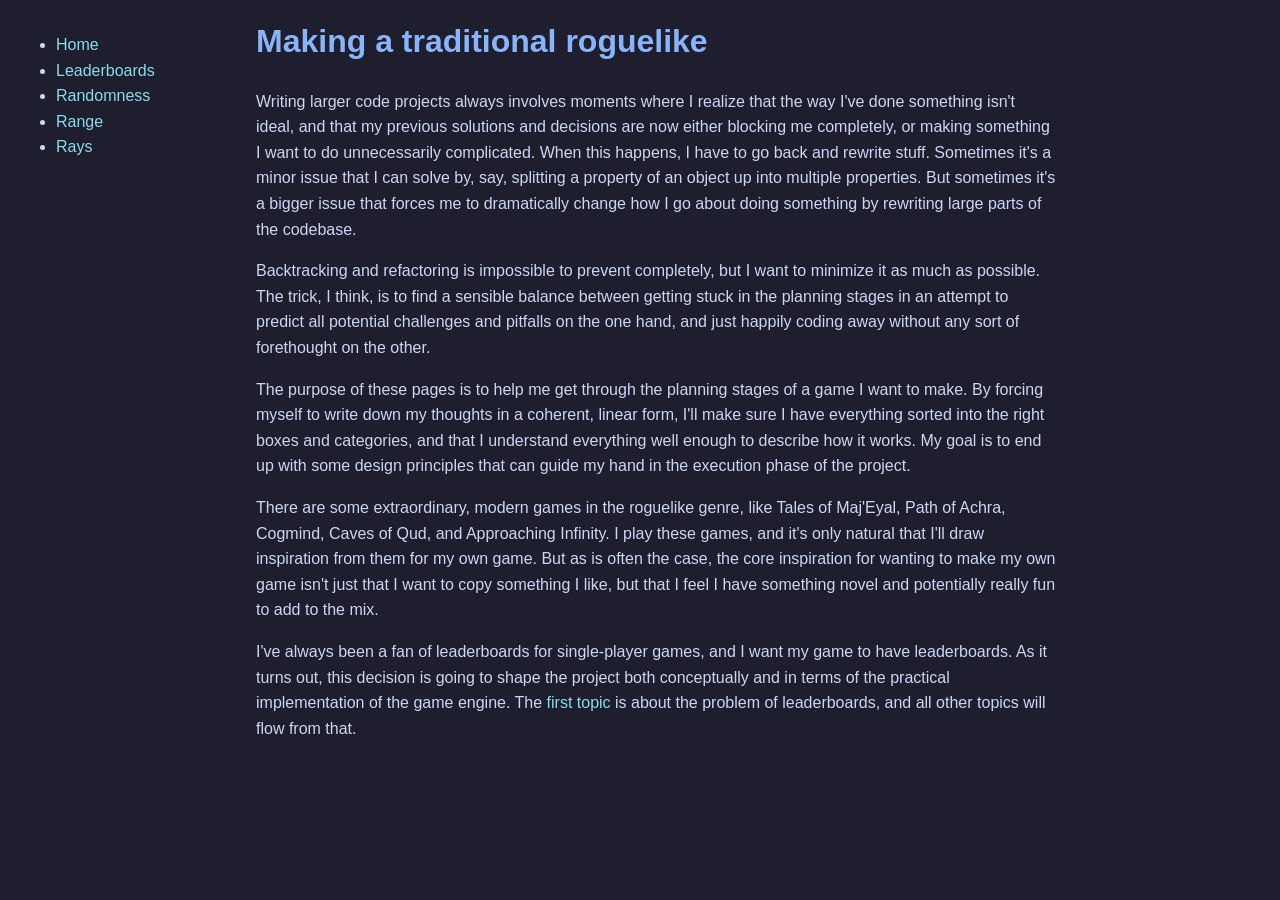
<file: index.html>
<!DOCTYPE html>
<html>
<head>
<meta charset="utf-8">
<title>Making a traditional roguelike</title>
<link rel="stylesheet" href="style.css">
</head>

<body>

<div id="menu"></div>
<script src="menu-loader.js"></script>

<div class="content">
  <h1>Making a traditional roguelike</h1>
  
  <p>Writing larger code projects always involves moments where I realize that the way I've done something isn't ideal, and that my previous solutions and decisions are now either blocking me completely, or making something I want to do unnecessarily complicated. When this happens, I have to go back and rewrite stuff. Sometimes it's a minor issue that I can solve by, say, splitting a property of an object up into multiple properties. But sometimes it's a bigger issue that forces me to dramatically change how I go about doing something by rewriting large parts of the codebase.</p>
  
  <p>Backtracking and refactoring is impossible to prevent completely, but I want to minimize it as much as possible. The trick, I think, is to find a sensible balance between getting stuck in the planning stages in an attempt to predict all potential challenges and pitfalls on the one hand, and just happily coding away without any sort of forethought on the other.</p>
  
  <p>The purpose of these pages is to help me get through the planning stages of a game I want to make. By forcing myself to write down my thoughts in a coherent, linear form, I'll make sure I have everything sorted into the right boxes and categories, and that I understand everything well enough to describe how it works. My goal is to end up with some design principles that can guide my hand in the execution phase of the project.</p>

  <p>There are some extraordinary, modern games in the roguelike genre, like Tales of Maj'Eyal, Path of Achra, Cogmind, Caves of Qud, and Approaching Infinity. I play these games, and it's only natural that I'll draw inspiration from them for my own game. But as is often the case, the core inspiration for wanting to make my own game isn't just that I want to copy something I like, but that I feel I have something novel and potentially really fun to add to the mix.</p>
  
  <p>I've always been a fan of leaderboards for single-player games, and I want my game to have leaderboards. As it turns out, this decision is going to shape the project both conceptually and in terms of the practical implementation of the game engine. The <a href="leaderboards.html">first topic</a> is about the problem of leaderboards, and all other topics will flow from that.</p>
</div>

</body>
</html>
</file>
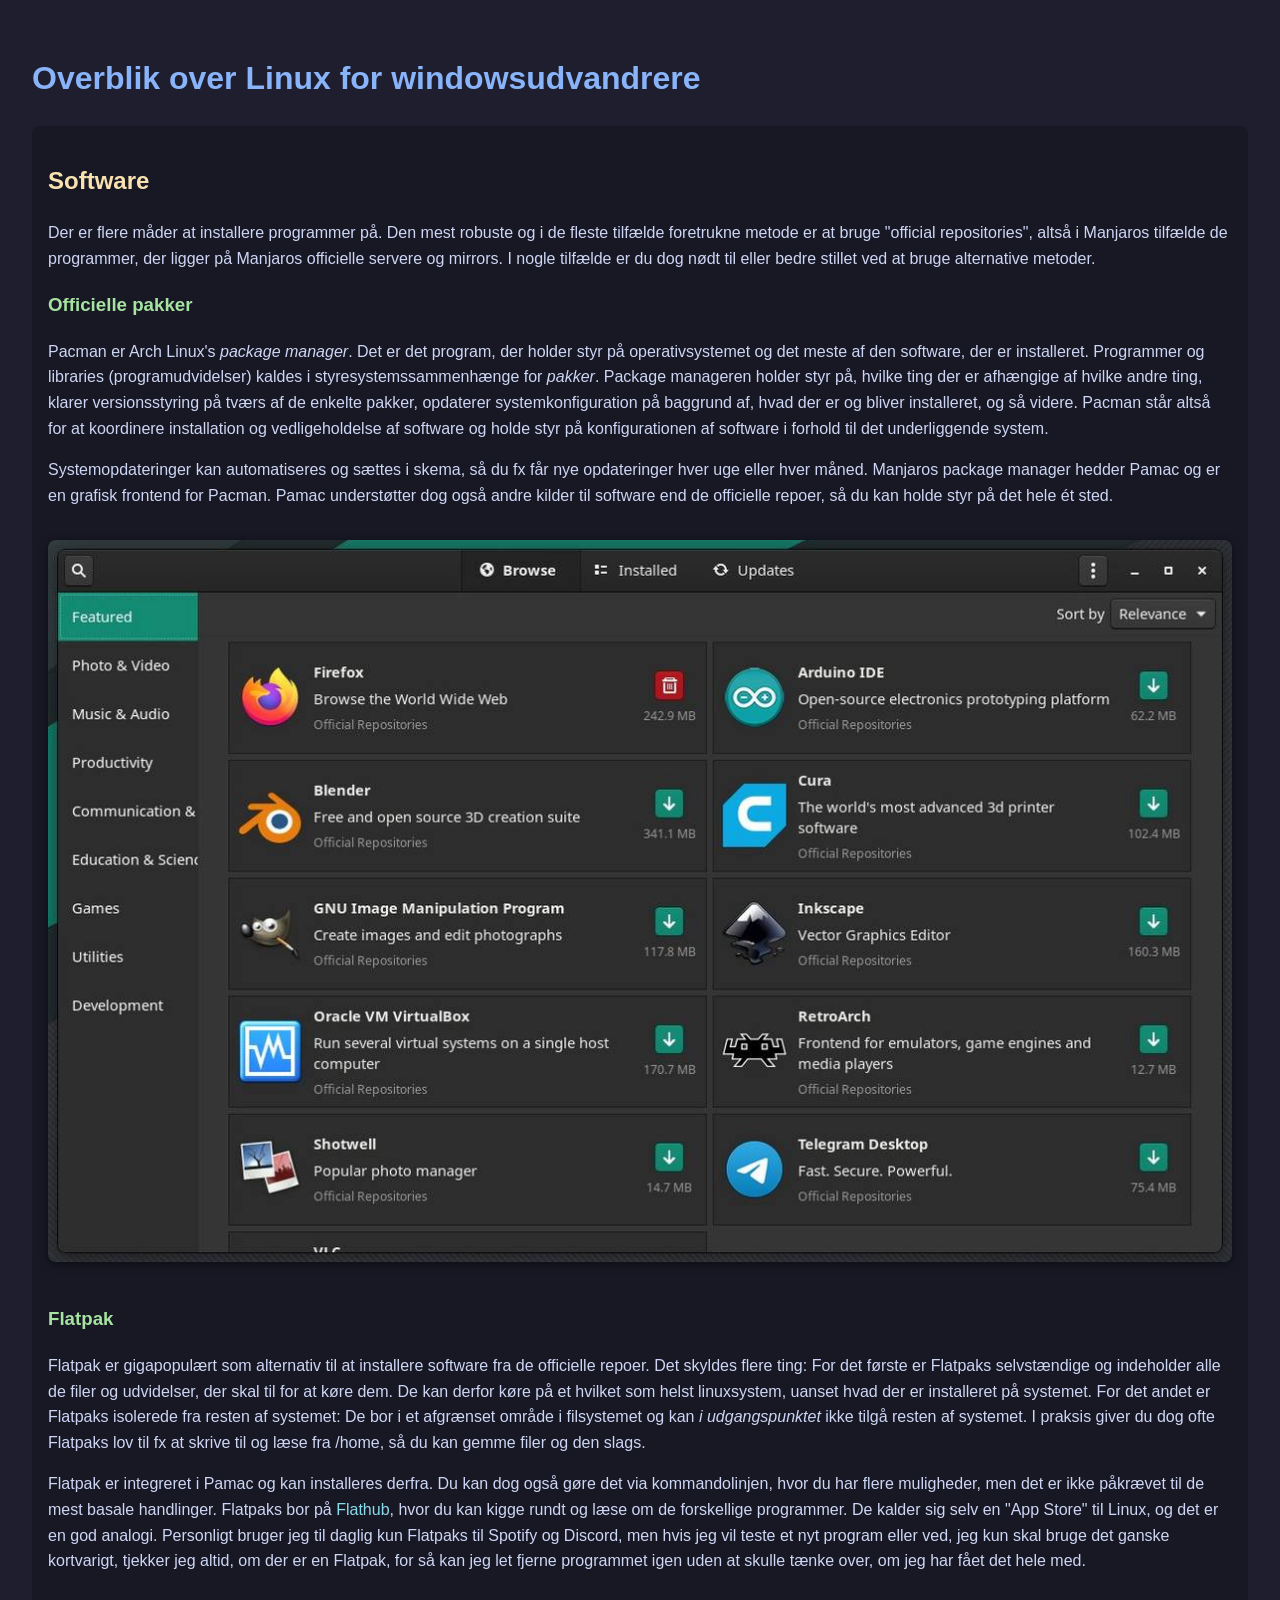
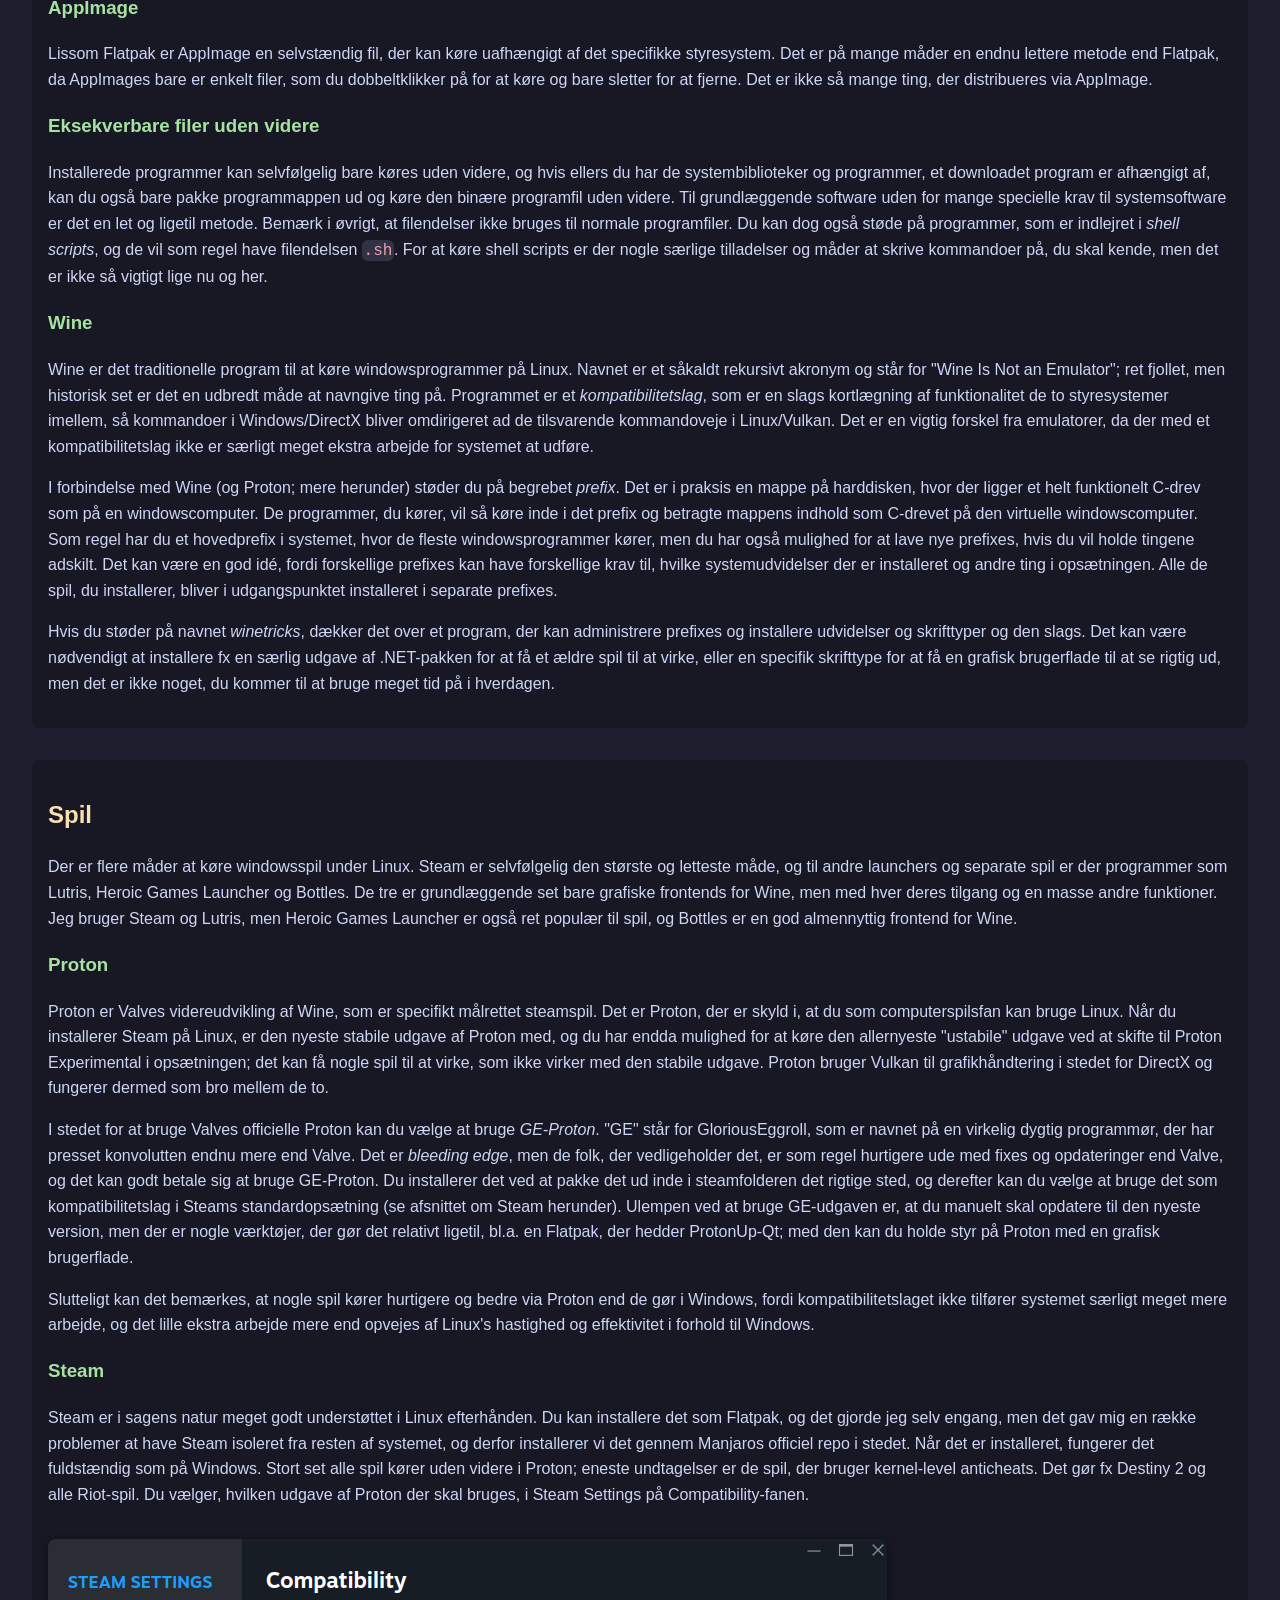
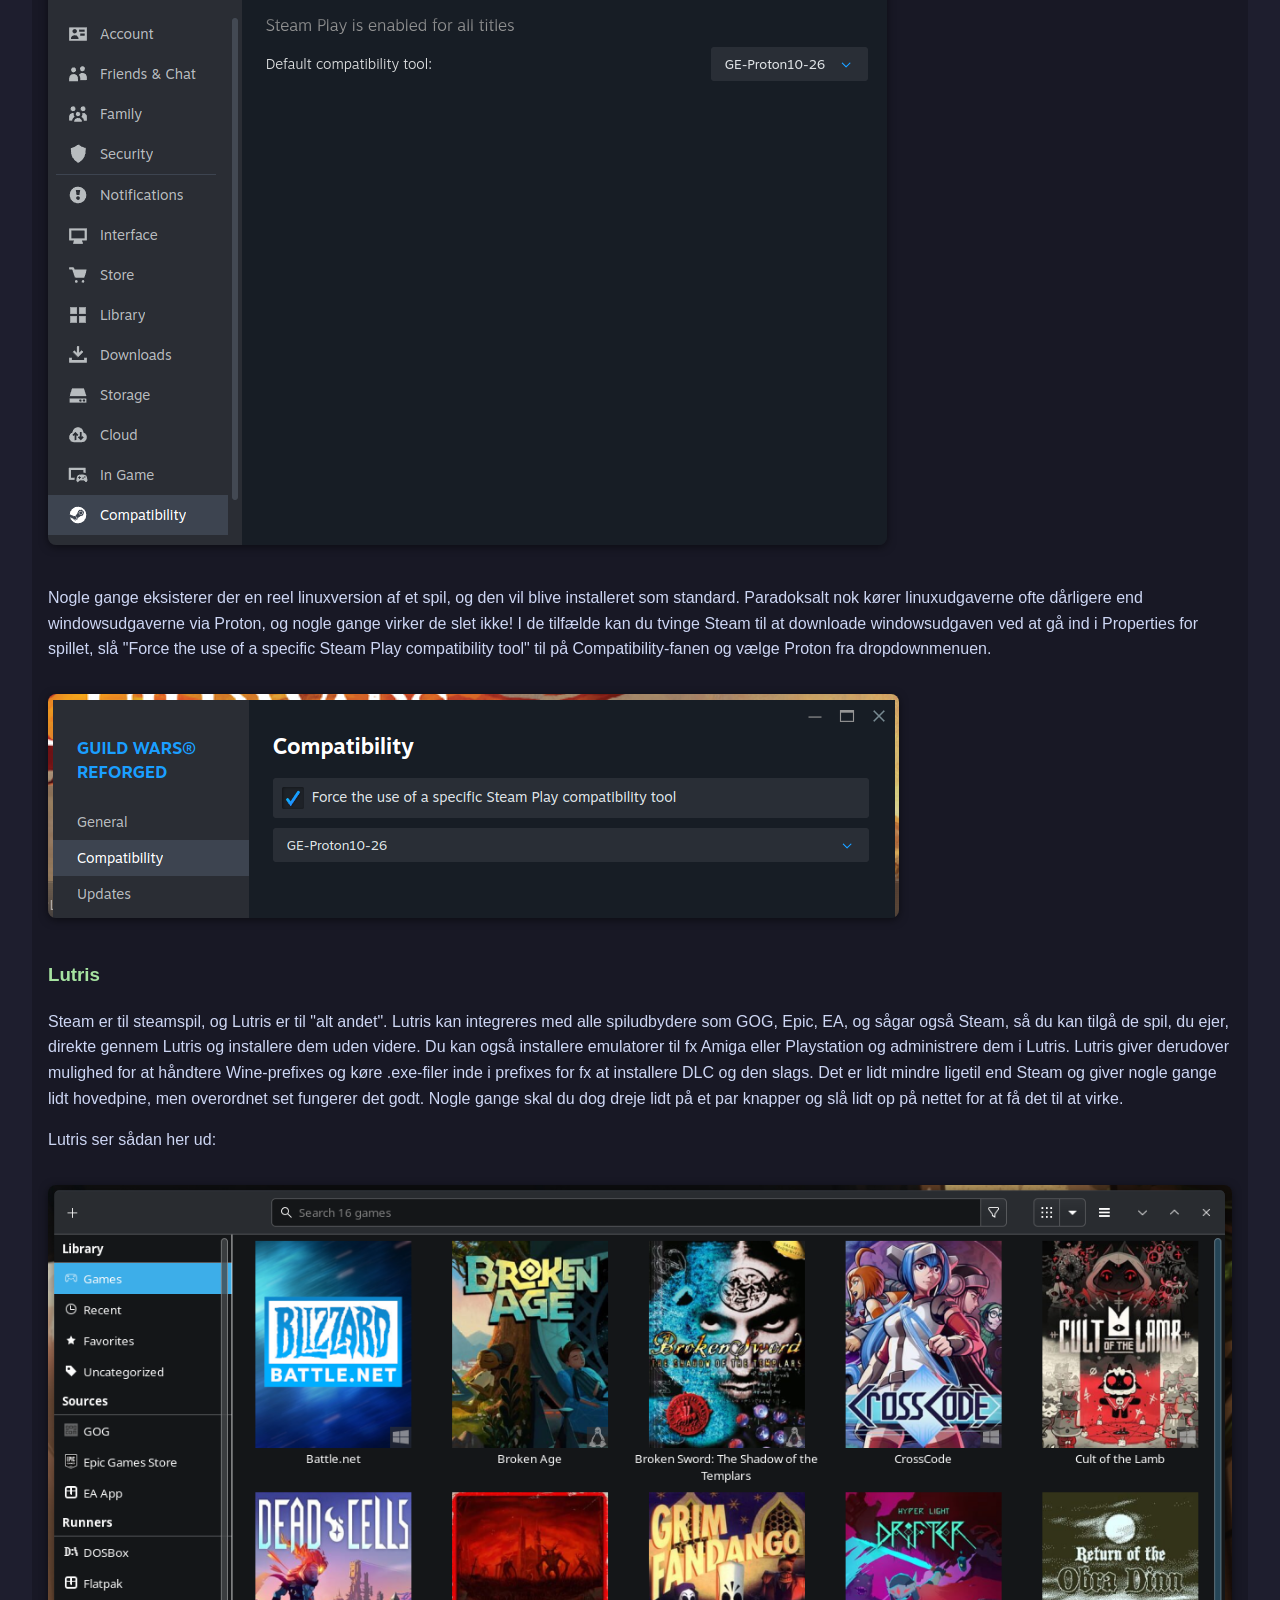
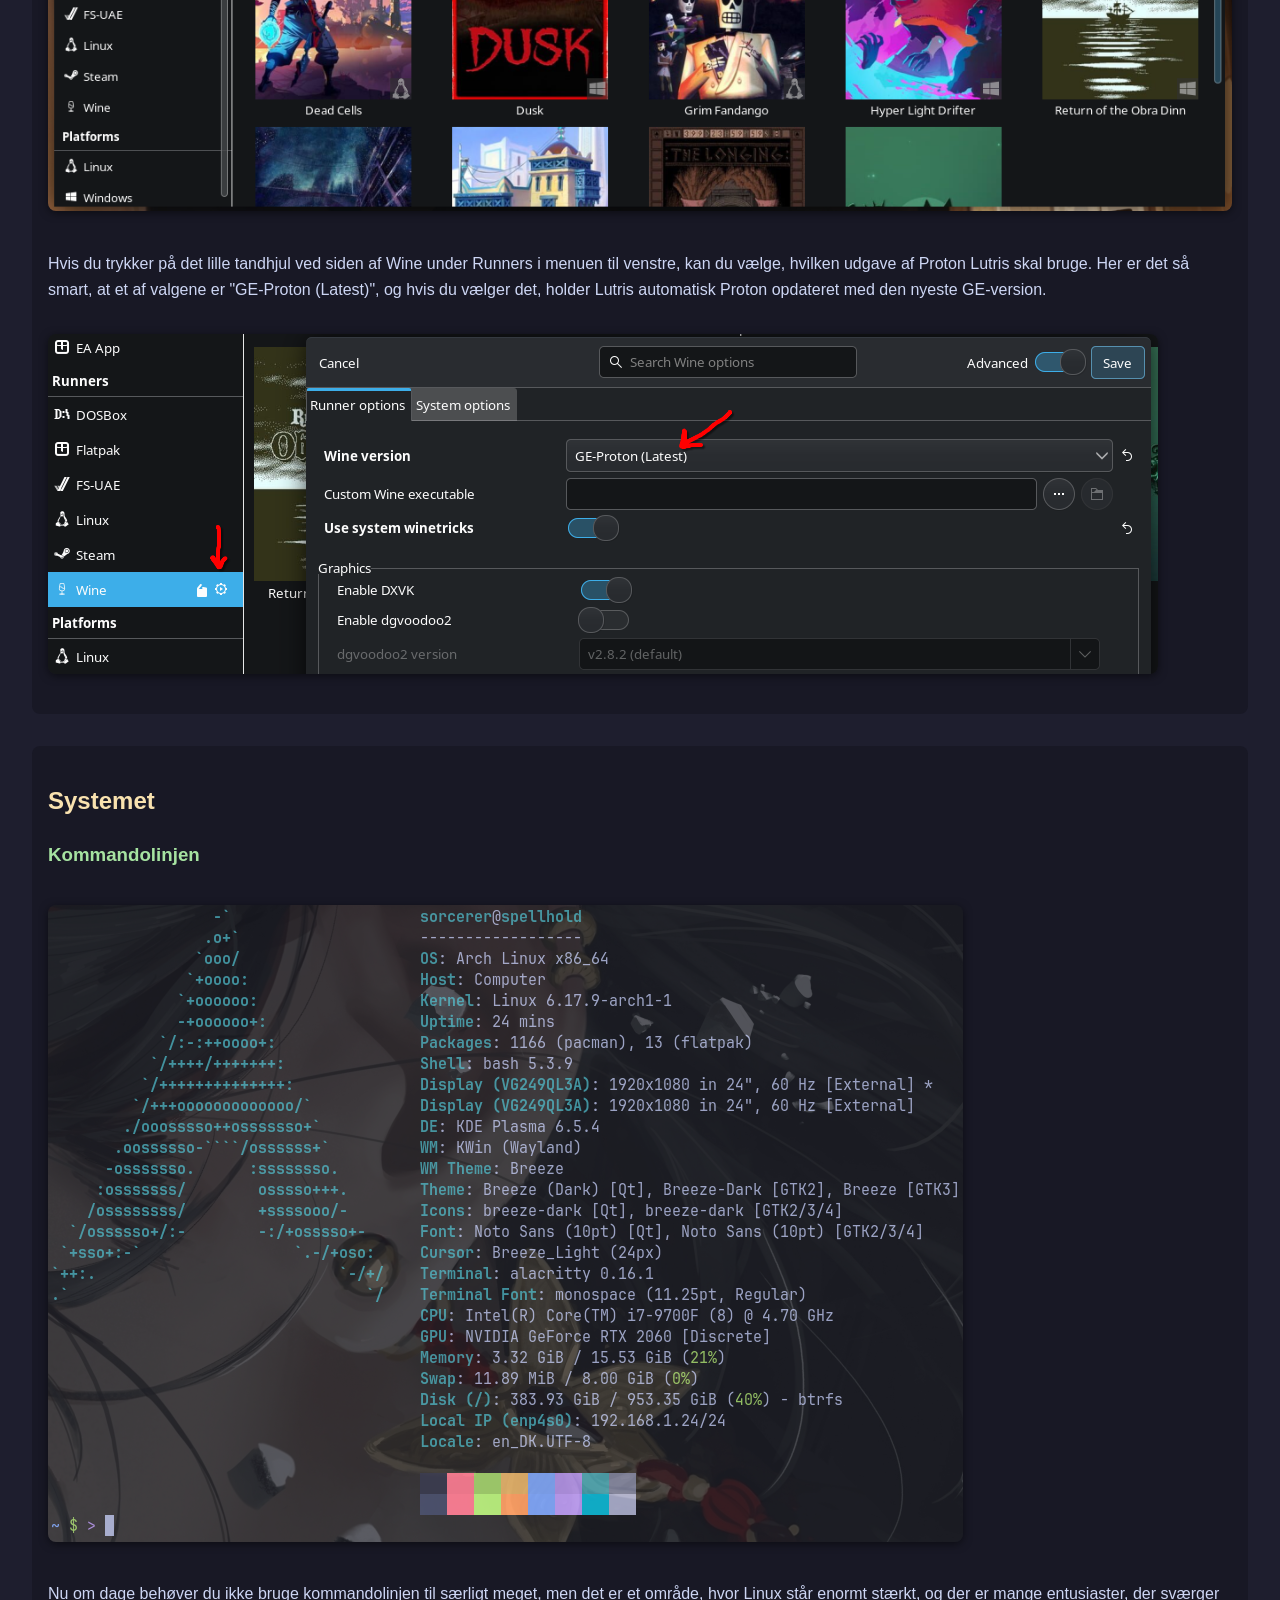
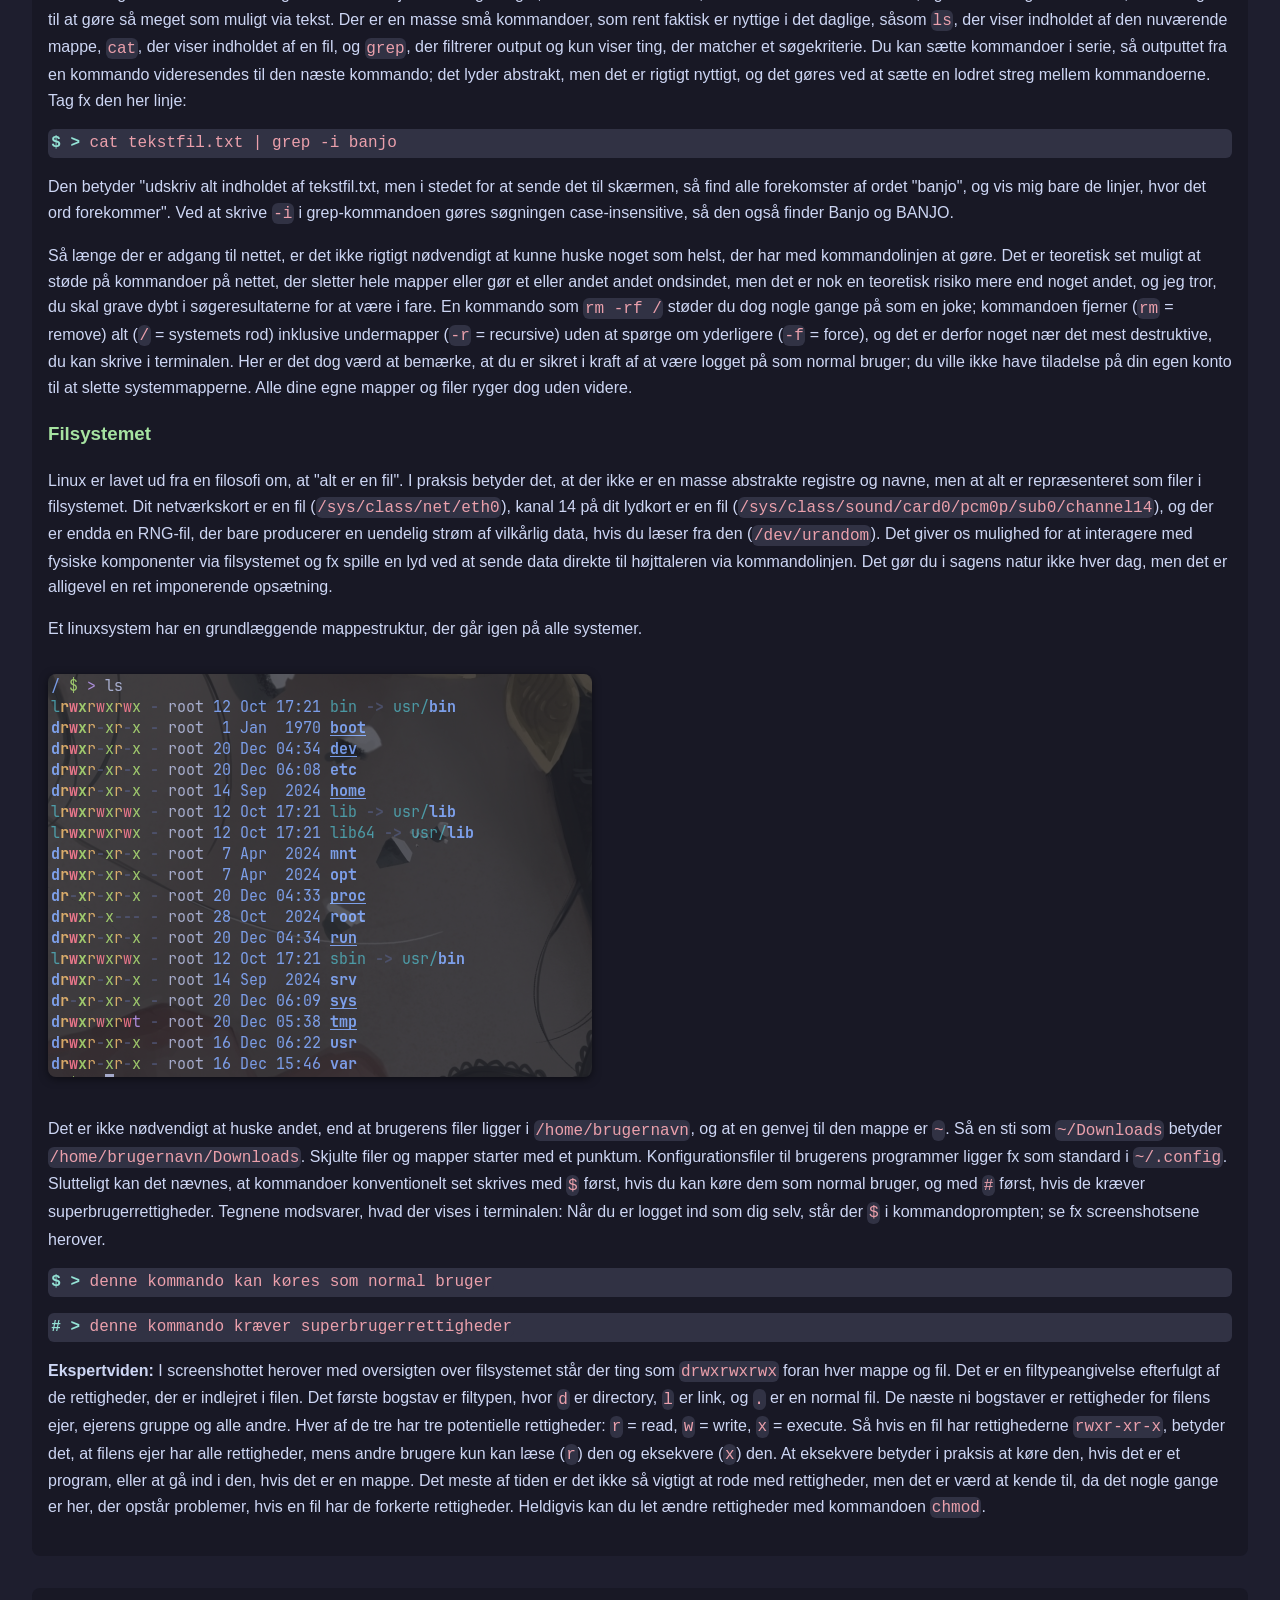
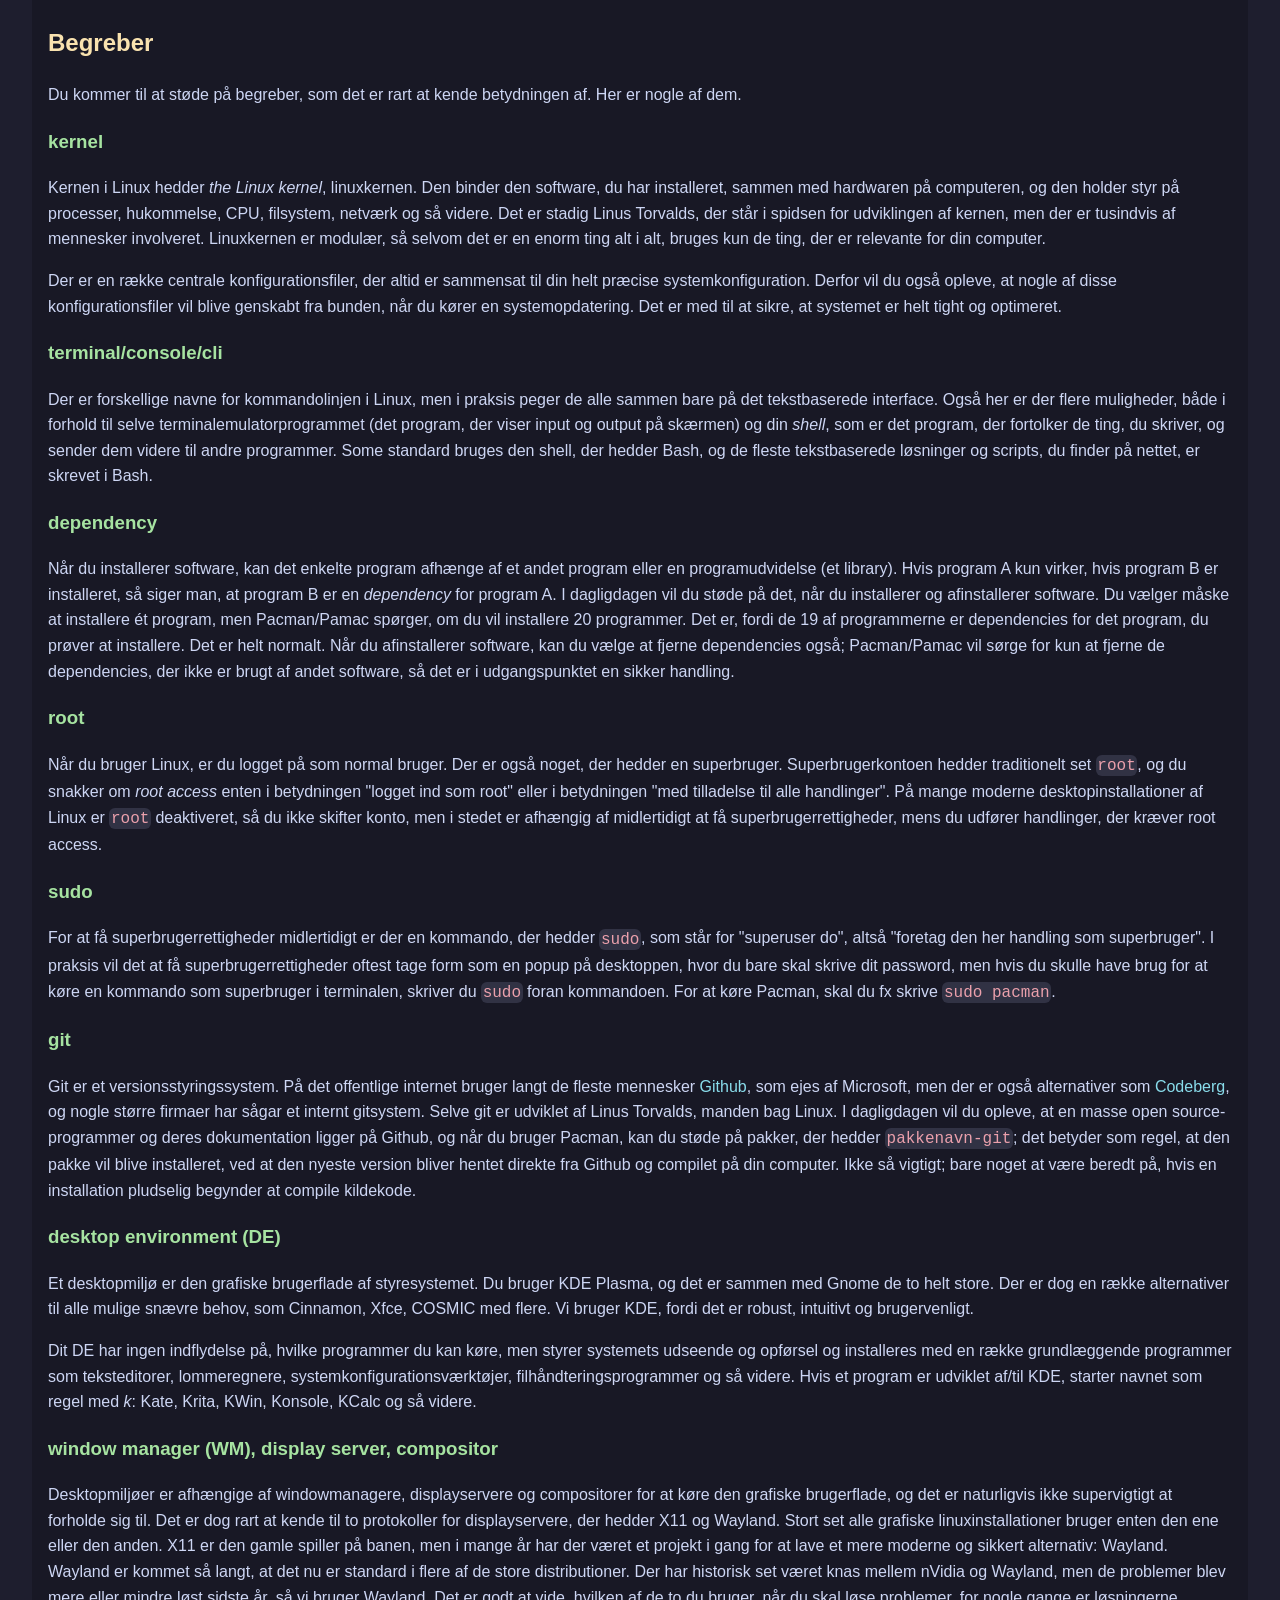
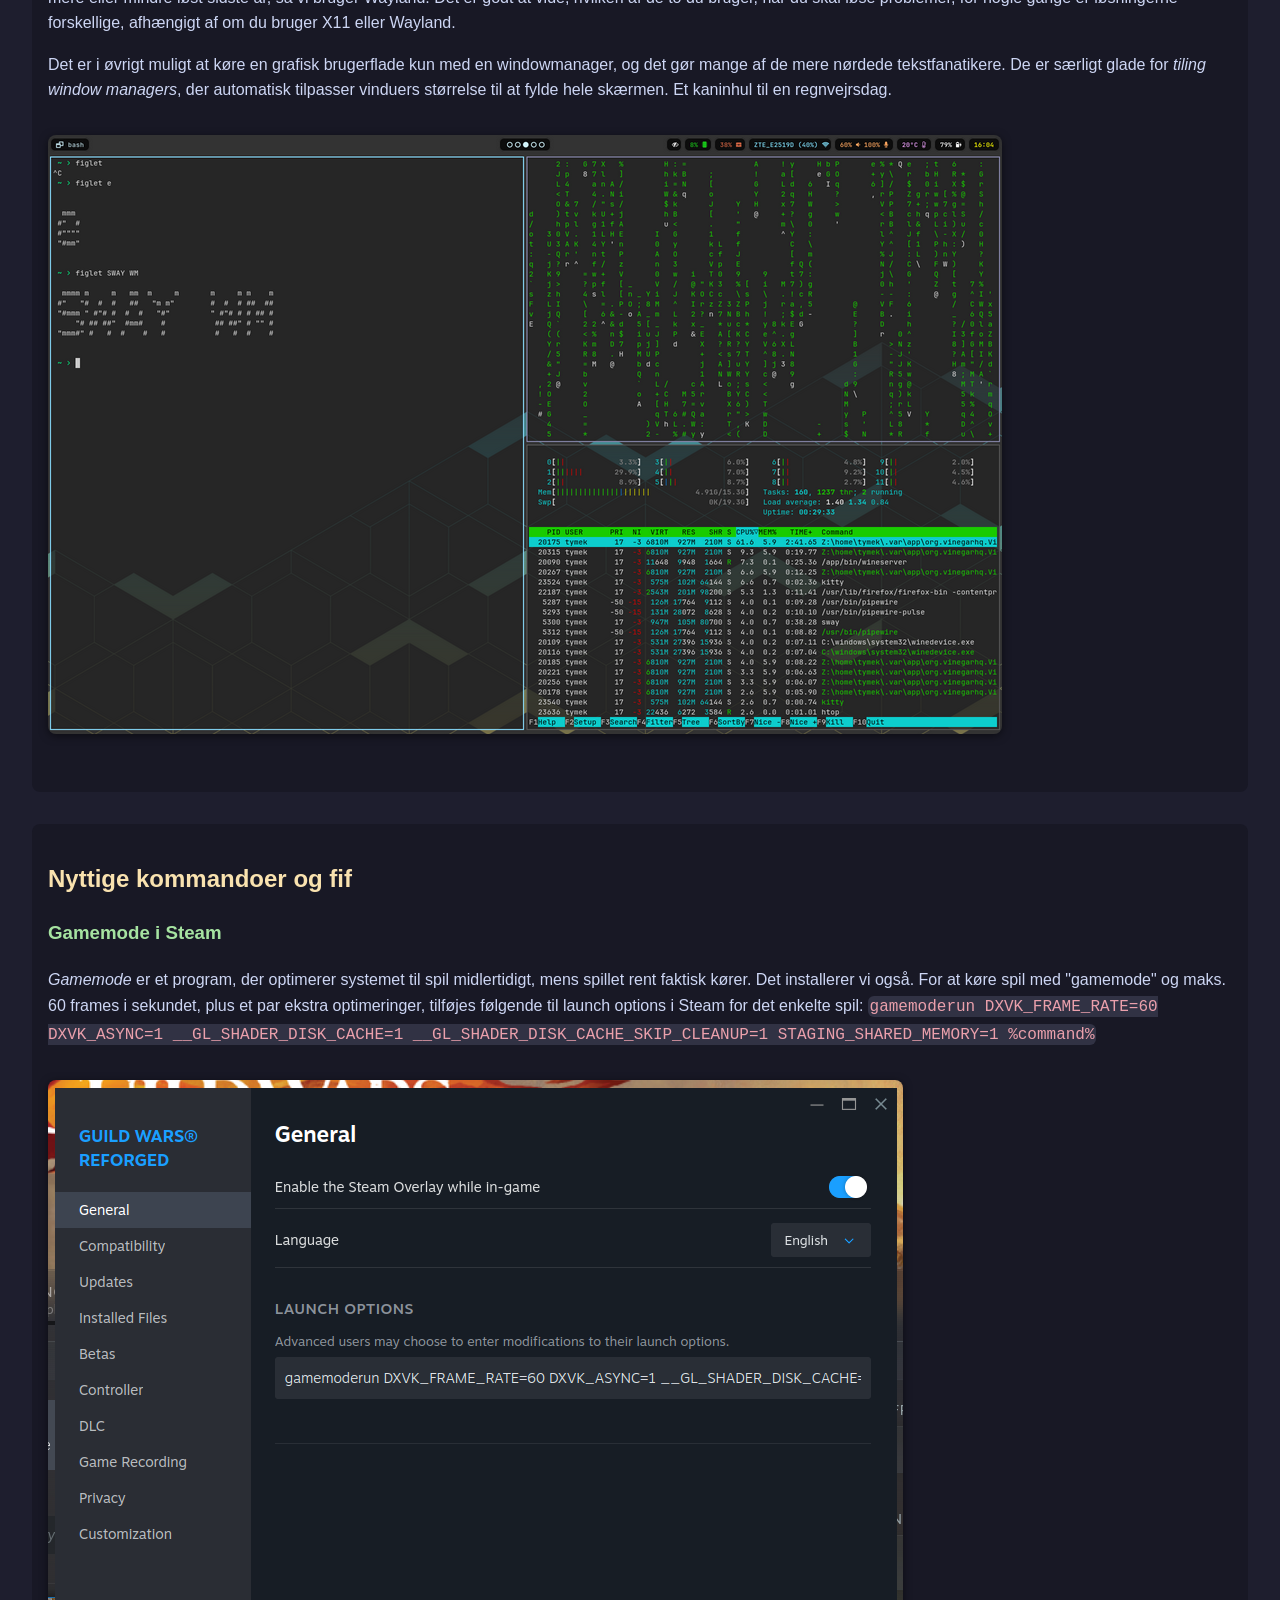
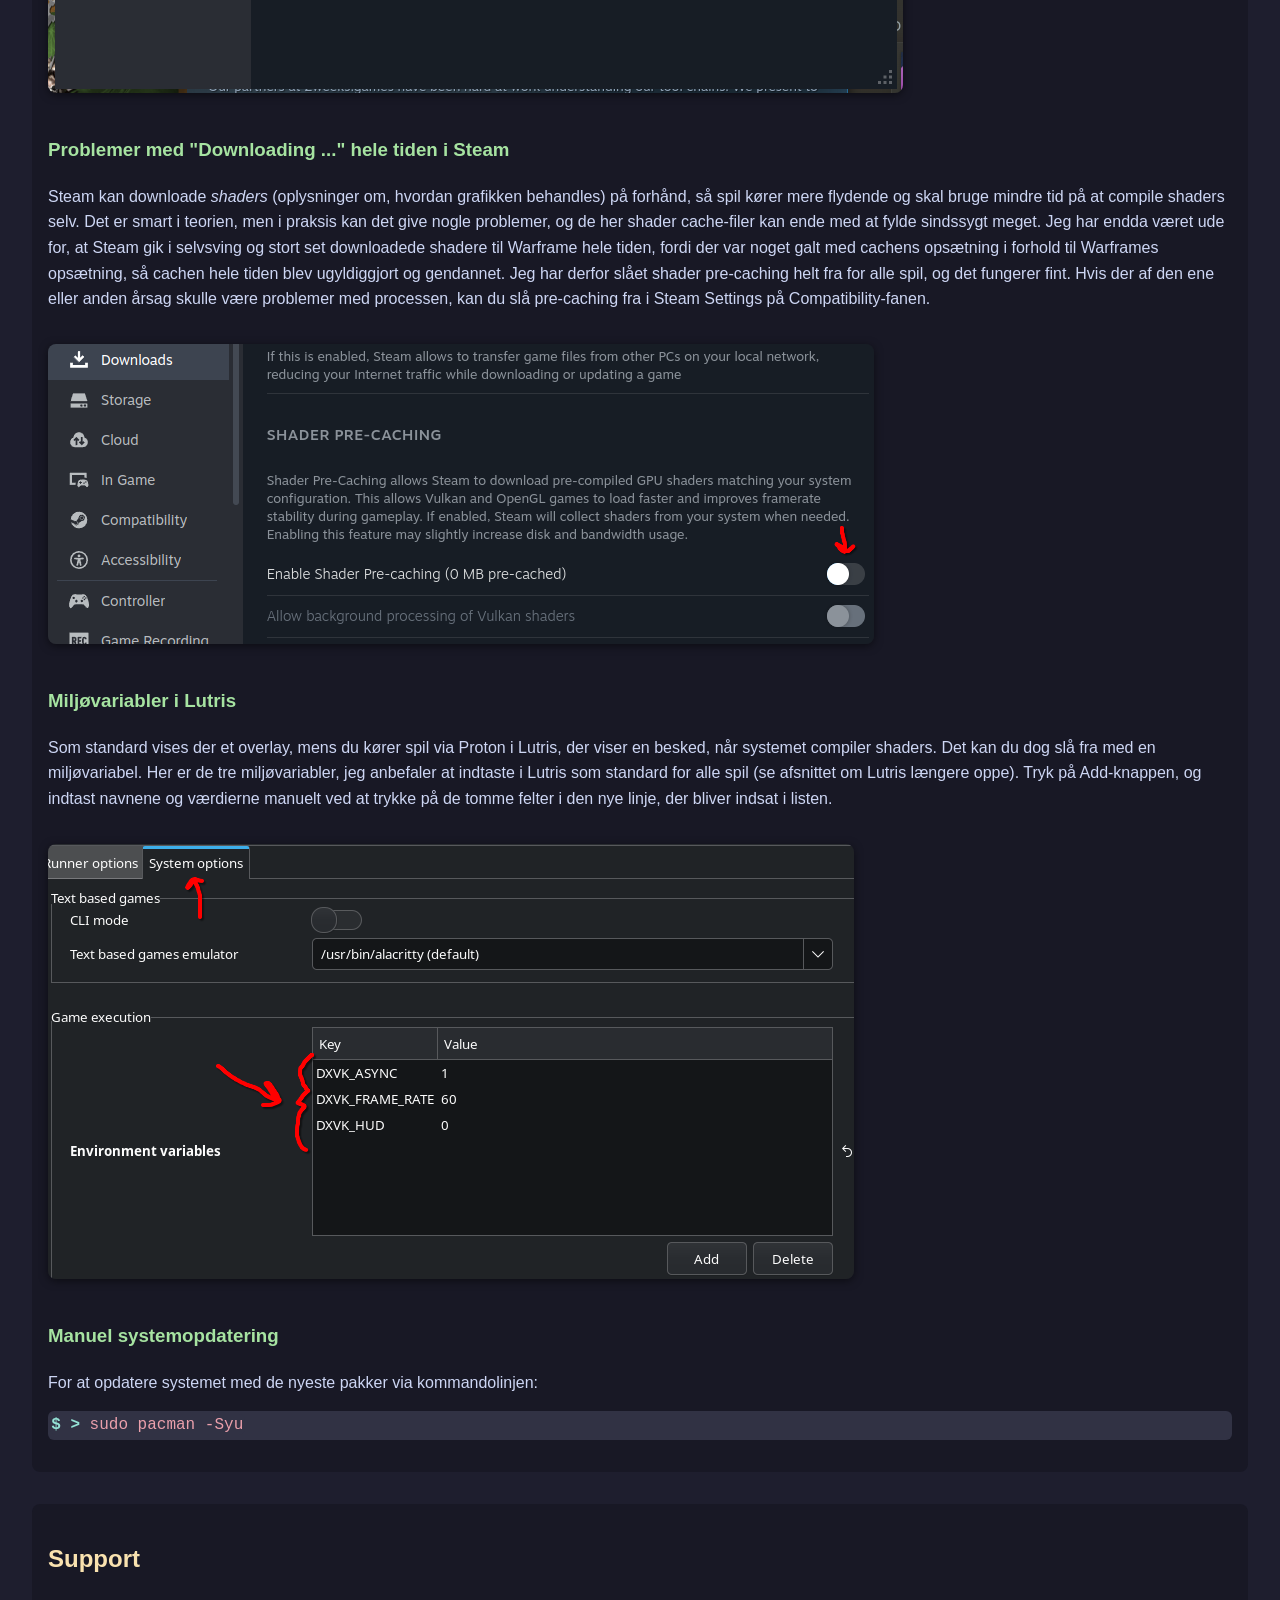
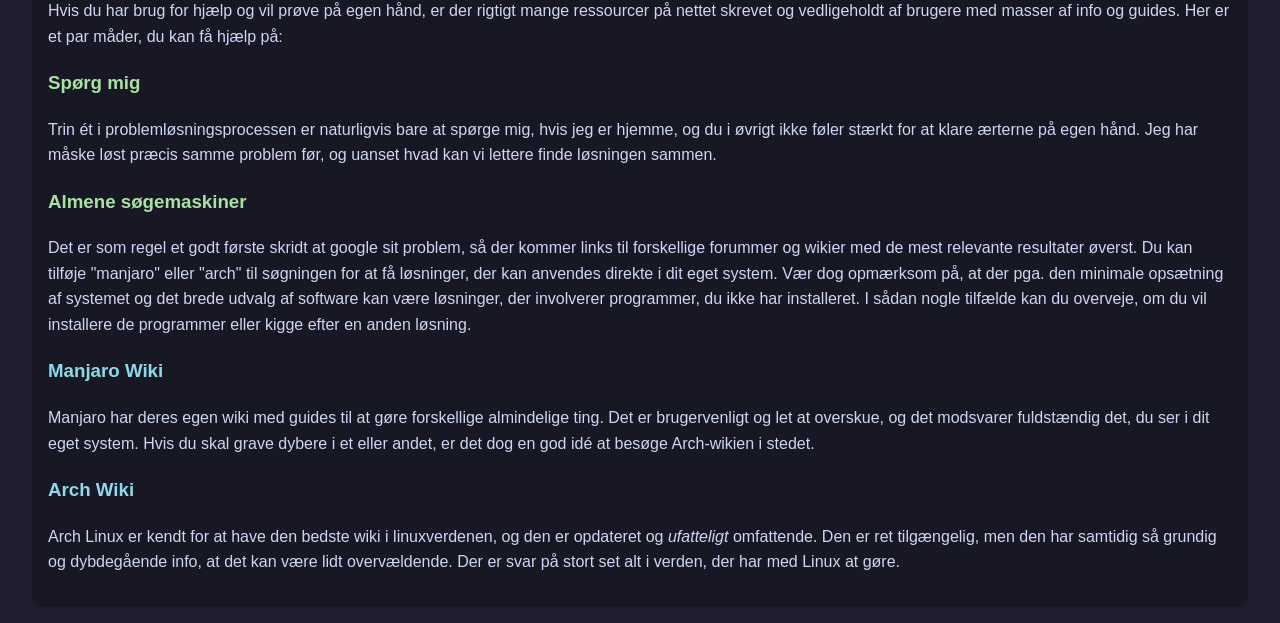
<file: linux/index.html>
<!DOCTYPE html>
<html lang="da">

<head>
    <meta charset="UTF-8">
    <meta name="viewport" content="width=device-width, initial-scale=1.0">
    <title>Manjaro/Linux</title>
    <link rel="stylesheet" href="style.css">
</head>

<body>

    <header>
        <h1>Overblik over Linux for windowsudvandrere</h1>
    </header>

    <section>

        <h2>Software</h2>
        <p>Der er flere måder at installere programmer på. Den mest robuste og i de fleste tilfælde foretrukne metode er at bruge "official repositories", altså i Manjaros tilfælde de programmer, der ligger på Manjaros officielle servere og mirrors. I nogle tilfælde er du dog nødt til eller bedre stillet ved at bruge alternative metoder.</p>

        <h3>Officielle pakker</h3>
        <p>Pacman er Arch Linux's <i>package manager</i>. Det er det program, der holder styr på operativsystemet og det meste af den software, der er installeret. Programmer og libraries (programudvidelser) kaldes i styresystemssammenhænge for <i>pakker</i>. Package manageren holder styr på, hvilke ting der er afhængige af hvilke andre ting, klarer versionsstyring på tværs af de enkelte pakker, opdaterer systemkonfiguration på baggrund af, hvad der er og bliver installeret, og så videre. Pacman står altså for at koordinere installation og vedligeholdelse af software og holde styr på konfigurationen af software i forhold til det underliggende system.</p>

        <p>Systemopdateringer kan automatiseres og sættes i skema, så du fx får nye opdateringer hver uge eller hver måned. Manjaros package manager hedder Pamac og er en grafisk frontend for Pacman. Pamac understøtter dog også andre kilder til software end de officielle repoer, så du kan holde styr på det hele ét sted.</p>

        <img src="pamac.png" alt="Pamac, Manjaros package manager"/>

        <h3>Flatpak</h3>
        <p>Flatpak er gigapopulært som alternativ til at installere software fra de officielle repoer. Det skyldes flere ting: For det første er Flatpaks selvstændige og indeholder alle de filer og udvidelser, der skal til for at køre dem. De kan derfor køre på et hvilket som helst linuxsystem, uanset hvad der er installeret på systemet. For det andet er Flatpaks isolerede fra resten af systemet: De bor i et afgrænset område i filsystemet og kan <i>i udgangspunktet</i> ikke tilgå resten af systemet. I praksis giver du dog ofte Flatpaks lov til fx at skrive til og læse fra /home, så du kan gemme filer og den slags.</p>

        <p>Flatpak er integreret i Pamac og kan installeres derfra. Du kan dog også gøre det via kommandolinjen, hvor du har flere muligheder, men det er ikke påkrævet til de mest basale handlinger. Flatpaks bor på <a href="https://flathub.org">Flathub</a>, hvor du kan kigge rundt og læse om de forskellige programmer. De kalder sig selv en "App Store" til Linux, og det er en god analogi. Personligt bruger jeg til daglig kun Flatpaks til Spotify og Discord, men hvis jeg vil teste et nyt program eller ved, jeg kun skal bruge det ganske kortvarigt, tjekker jeg altid, om der er en Flatpak, for så kan jeg let fjerne programmet igen uden at skulle tænke over, om jeg har fået det hele med.</p>

        <h3>AppImage</h3>
        <p>Lissom Flatpak er AppImage en selvstændig fil, der kan køre uafhængigt af det specifikke styresystem. Det er på mange måder en endnu lettere metode end Flatpak, da AppImages bare er enkelt filer, som du dobbeltklikker på for at køre og bare sletter for at fjerne. Det er ikke så mange ting, der distribueres via AppImage.</p>

        <h3>Eksekverbare filer uden videre</h3>
        <p>Installerede programmer kan selvfølgelig bare køres uden videre, og hvis ellers du har de systembiblioteker og programmer, et downloadet program er afhængigt af, kan du også bare pakke programmappen ud og køre den binære programfil uden videre. Til grundlæggende software uden for mange specielle krav til systemsoftware er det en let og ligetil metode. Bemærk i øvrigt, at filendelser ikke bruges til normale programfiler. Du kan dog også støde på programmer, som er indlejret i <i>shell scripts</i>, og de vil som regel have filendelsen <code>.sh</code>. For at køre shell scripts er der nogle særlige tilladelser og måder at skrive kommandoer på, du skal kende, men det er ikke så vigtigt lige nu og her.</p>

        <h3>Wine</h3>
        <p>Wine er det traditionelle program til at køre windowsprogrammer på Linux. Navnet er et såkaldt rekursivt akronym og står for "Wine Is Not an Emulator"; ret fjollet, men historisk set er det en udbredt måde at navngive ting på. Programmet er et <i>kompatibilitetslag</i>, som er en slags kortlægning af funktionalitet de to styresystemer imellem, så kommandoer i Windows/DirectX bliver omdirigeret ad de tilsvarende kommandoveje i Linux/Vulkan. Det er en vigtig forskel fra emulatorer, da der med et kompatibilitetslag ikke er særligt meget ekstra arbejde for systemet at udføre.</p>

        <p>I forbindelse med Wine (og Proton; mere herunder) støder du på begrebet <i>prefix</i>. Det er i praksis en mappe på harddisken, hvor der ligger et helt funktionelt C-drev som på en windowscomputer. De programmer, du kører, vil så køre inde i det prefix og betragte mappens indhold som C-drevet på den virtuelle windowscomputer. Som regel har du et hovedprefix i systemet, hvor de fleste windowsprogrammer kører, men du har også mulighed for at lave nye prefixes, hvis du vil holde tingene adskilt. Det kan være en god idé, fordi forskellige prefixes kan have forskellige krav til, hvilke systemudvidelser der er installeret og andre ting i opsætningen. Alle de spil, du installerer, bliver i udgangspunktet installeret i separate prefixes.</p>

        <p>Hvis du støder på navnet <i>winetricks</i>, dækker det over et program, der kan administrere prefixes og installere udvidelser og skrifttyper og den slags. Det kan være nødvendigt at installere fx en særlig udgave af .NET-pakken for at få et ældre spil til at virke, eller en specifik skrifttype for at få en grafisk brugerflade til at se rigtig ud, men det er ikke noget, du kommer til at bruge meget tid på i hverdagen.</p>

    </section>

    <section>

        <h2>Spil</h2>
        <p>Der er flere måder at køre windowsspil under Linux. Steam er selvfølgelig den største og letteste måde, og til andre launchers og separate spil er der programmer som Lutris, Heroic Games Launcher og Bottles. De tre er grundlæggende set bare grafiske frontends for Wine, men med hver deres tilgang og en masse andre funktioner. Jeg bruger Steam og Lutris, men Heroic Games Launcher er også ret populær til spil, og Bottles er en god almennyttig frontend for Wine.</p>

        <h3>Proton</h3>
        <p>Proton er Valves videreudvikling af Wine, som er specifikt målrettet steamspil. Det er Proton, der er skyld i, at du som computerspilsfan kan bruge Linux. Når du installerer Steam på Linux, er den nyeste stabile udgave af Proton med, og du har endda mulighed for at køre den allernyeste "ustabile" udgave ved at skifte til Proton Experimental i opsætningen; det kan få nogle spil til at virke, som ikke virker med den stabile udgave. Proton bruger Vulkan til grafikhåndtering i stedet for DirectX og fungerer dermed som bro mellem de to.</p>

        <p>I stedet for at bruge Valves officielle Proton kan du vælge at bruge <i>GE-Proton</i>. "GE" står for GloriousEggroll, som er navnet på en virkelig dygtig programmør, der har presset konvolutten endnu mere end Valve. Det er <i>bleeding edge</i>, men de folk, der vedligeholder det, er som regel hurtigere ude med fixes og opdateringer end Valve, og det kan godt betale sig at bruge GE-Proton. Du installerer det ved at pakke det ud inde i steamfolderen det rigtige sted, og derefter kan du vælge at bruge det som kompatibilitetslag i Steams standardopsætning (se afsnittet om Steam herunder). Ulempen ved at bruge GE-udgaven er, at du manuelt skal opdatere til den nyeste version, men der er nogle værktøjer, der gør det relativt ligetil, bl.a. en Flatpak, der hedder ProtonUp-Qt; med den kan du holde styr på Proton med en grafisk brugerflade.</p>

        <p>Slutteligt kan det bemærkes, at nogle spil kører hurtigere og bedre via Proton end de gør i Windows, fordi kompatibilitetslaget ikke tilfører systemet særligt meget mere arbejde, og det lille ekstra arbejde mere end opvejes af Linux's hastighed og effektivitet i forhold til Windows.</p>

        <h3>Steam</h3>
        <p>Steam er i sagens natur meget godt understøttet i Linux efterhånden. Du kan installere det som Flatpak, og det gjorde jeg selv engang, men det gav mig en række problemer at have Steam isoleret fra resten af systemet, og derfor installerer vi det gennem Manjaros officiel repo i stedet. Når det er installeret, fungerer det fuldstændig som på Windows. Stort set alle spil kører uden videre i Proton; eneste undtagelser er de spil, der bruger kernel-level anticheats. Det gør fx Destiny 2 og alle Riot-spil. Du vælger, hvilken udgave af Proton der skal bruges, i Steam Settings på Compatibility-fanen.</p>

        <img src="compatibility.png" alt="Her vælges udgaven af Proton"/>

        <p>Nogle gange eksisterer der en reel linuxversion af et spil, og den vil blive installeret som standard. Paradoksalt nok kører linuxudgaverne ofte dårligere end windowsudgaverne via Proton, og nogle gange virker de slet ikke! I de tilfælde kan du tvinge Steam til at downloade windowsudgaven ved at gå ind i Properties for spillet, slå "Force the use of a specific Steam Play compatibility tool" til på Compatibility-fanen og vælge Proton fra dropdownmenuen.</p>

        <img src="force.png" alt="Her tvinges spillet til at køre windowsudgaven via Proton"/>

        <h3>Lutris</h3>
        <p>Steam er til steamspil, og Lutris er til "alt andet". Lutris kan integreres med alle spiludbydere som GOG, Epic, EA, og sågar også Steam, så du kan tilgå de spil, du ejer, direkte gennem Lutris og installere dem uden videre. Du kan også installere emulatorer til fx Amiga eller Playstation og administrere dem i Lutris. Lutris giver derudover mulighed for at håndtere Wine-prefixes og køre .exe-filer inde i prefixes for fx at installere DLC og den slags. Det er lidt mindre ligetil end Steam og giver nogle gange lidt hovedpine, men overordnet set fungerer det godt. Nogle gange skal du dog dreje lidt på et par knapper og slå lidt op på nettet for at få det til at virke.</p>

        <p>Lutris ser sådan her ud:</p>

        <img src="lutris.png" alt="Lutris"/>

        <p>Hvis du trykker på det lille tandhjul ved siden af Wine under Runners i menuen til venstre, kan du vælge, hvilken udgave af Proton Lutris skal bruge. Her er det så smart, at et af valgene er "GE-Proton (Latest)", og hvis du vælger det, holder Lutris automatisk Proton opdateret med den nyeste GE-version.</p>

        <img src="lutrisproton.png" alt="Valg af standardudgave af Proton i Lutris"/>

    </section>

    <section>

        <h2>Systemet</h2>
        <p></p>

        <h3>Kommandolinjen</h3>

        <img src="terminal.png" alt="Terminalemulatoren Alacritty"/>

        <p>Nu om dage behøver du ikke bruge kommandolinjen til særligt meget, men det er et område, hvor Linux står enormt stærkt, og der er mange entusiaster, der sværger til at gøre så meget som muligt via tekst. Der er en masse små kommandoer, som rent faktisk er nyttige i det daglige, såsom <code>ls</code>, der viser indholdet af den nuværende mappe, <code>cat</code>, der viser indholdet af en fil, og <code>grep</code>, der filtrerer output og kun viser ting, der matcher et søgekriterie. Du kan sætte kommandoer i serie, så outputtet fra en kommando videresendes til den næste kommando; det lyder abstrakt, men det er rigtigt nyttigt, og det gøres ved at sætte en lodret streg mellem kommandoerne. Tag fx den her linje:</p>

        <pre><code><span class="prompt">$ ></span> cat tekstfil.txt | grep -i banjo</code></pre>

        <p>Den betyder "udskriv alt indholdet af tekstfil.txt, men i stedet for at sende det til skærmen, så find alle forekomster af ordet "banjo", og vis mig bare de linjer, hvor det ord forekommer". Ved at skrive <code>-i</code> i grep-kommandoen gøres søgningen case-insensitive, så den også finder Banjo og BANJO.</p>

        <p>Så længe der er adgang til nettet, er det ikke rigtigt nødvendigt at kunne huske noget som helst, der har med kommandolinjen at gøre. Det er teoretisk set muligt at støde på kommandoer på nettet, der sletter hele mapper eller gør et eller andet andet ondsindet, men det er nok en teoretisk risiko mere end noget andet, og jeg tror, du skal grave dybt i søgeresultaterne for at være i fare. En kommando som <code>rm -rf /</code> støder du dog nogle gange på som en joke; kommandoen fjerner (<code>rm</code> = remove) alt (<code>/</code> = systemets rod) inklusive undermapper (<code>-r</code> = recursive) uden at spørge om yderligere (<code>-f</code> = force), og det er derfor noget nær det mest destruktive, du kan skrive i terminalen. Her er det dog værd at bemærke, at du er sikret i kraft af at være logget på som normal bruger; du ville ikke have tiladelse på din egen konto til at slette systemmapperne. Alle dine egne mapper og filer ryger dog uden videre.</p>

        <h3>Filsystemet</h3>
        <p>Linux er lavet ud fra en filosofi om, at "alt er en fil". I praksis betyder det, at der ikke er en masse abstrakte registre og navne, men at alt er repræsenteret som filer i filsystemet. Dit netværkskort er en fil (<code>/sys/class/net/eth0</code>), kanal 14 på dit lydkort er en fil (<code>/sys/class/sound/card0/pcm0p/sub0/channel14</code>), og der er endda en RNG-fil, der bare producerer en uendelig strøm af vilkårlig data, hvis du læser fra den (<code>/dev/urandom</code>). Det giver os mulighed for at interagere med fysiske komponenter via filsystemet og fx spille en lyd ved at sende data direkte til højttaleren via kommandolinjen. Det gør du i sagens natur ikke hver dag, men det er alligevel en ret imponerende opsætning.</p>

        <p>Et linuxsystem har en grundlæggende mappestruktur, der går igen på alle systemer.</p>

        <img src="filesystem.png" alt="Oversigt over mapper i systemets rod"/>

        <p>Det er ikke nødvendigt at huske andet, end at brugerens filer ligger i <code>/home/brugernavn</code>, og at en genvej til den mappe er <code>~</code>. Så en sti som <code>~/Downloads</code> betyder <code>/home/brugernavn/Downloads</code>. Skjulte filer og mapper starter med et punktum. Konfigurationsfiler til brugerens programmer ligger fx som standard i <code>~/.config</code>. Slutteligt kan det nævnes, at kommandoer konventionelt set skrives med <code>$</code> først, hvis du kan køre dem som normal bruger, og med <code>#</code> først, hvis de kræver superbrugerrettigheder. Tegnene modsvarer, hvad der vises i terminalen: Når du er logget ind som dig selv, står der <code>$</code> i kommandoprompten; se fx screenshotsene herover.</p>

        <pre><code><span class="prompt">$ ></span> denne kommando kan køres som normal bruger</code></pre>
        <pre><code><span class="prompt"># ></span> denne kommando kræver superbrugerrettigheder</code></pre>

        <p><b>Ekspertviden:</b> I screenshottet herover med oversigten over filsystemet står der ting som <code>drwxrwxrwx</code> foran hver mappe og fil. Det er en filtypeangivelse efterfulgt af de rettigheder, der er indlejret i filen. Det første bogstav er filtypen, hvor <code>d</code> er directory, <code>l</code> er link, og <code>.</code> er en normal fil. De næste ni bogstaver er rettigheder for filens ejer, ejerens gruppe og alle andre. Hver af de tre har tre potentielle rettigheder: <code>r</code> = read, <code>w</code> = write, <code>x</code> = execute. Så hvis en fil har rettighederne <code>rwxr-xr-x</code>, betyder det, at filens ejer har alle rettigheder, mens andre brugere kun kan læse (<code>r</code>) den og eksekvere (<code>x</code>) den. At eksekvere betyder i praksis at køre den, hvis det er et program, eller at gå ind i den, hvis det er en mappe. Det meste af tiden er det ikke så vigtigt at rode med rettigheder, men det er værd at kende til, da det nogle gange er her, der opstår problemer, hvis en fil har de forkerte rettigheder. Heldigvis kan du let ændre rettigheder med kommandoen <code>chmod</code>.</p>

        <h3></h3>
        <p></p>

        <h3></h3>
        <p></p>

        <h3></h3>
        <p></p>

    </section>

    <section>

        <h2>Begreber</h2>
        <p>Du kommer til at støde på begreber, som det er rart at kende betydningen af. Her er nogle af dem.</p>

        <h3>kernel</h3>
        <p>Kernen i Linux hedder <i>the Linux kernel</i>, linuxkernen. Den binder den software, du har installeret, sammen med hardwaren på computeren, og den holder styr på processer, hukommelse, CPU, filsystem, netværk og så videre. Det er stadig Linus Torvalds, der står i spidsen for udviklingen af kernen, men der er tusindvis af mennesker involveret. Linuxkernen er modulær, så selvom det er en enorm ting alt i alt, bruges kun de ting, der er relevante for din computer.</p>

        <p>Der er en række centrale konfigurationsfiler, der altid er sammensat til din helt præcise systemkonfiguration. Derfor vil du også opleve, at nogle af disse konfigurationsfiler vil blive genskabt fra bunden, når du kører en systemopdatering. Det er med til at sikre, at systemet er helt tight og optimeret.</p>

        <h3>terminal/console/cli</h3>
        <p>Der er forskellige navne for kommandolinjen i Linux, men i praksis peger de alle sammen bare på det tekstbaserede interface. Også her er der flere muligheder, både i forhold til selve terminalemulatorprogrammet (det program, der viser input og output på skærmen) og din <i>shell</i>, som er det program, der fortolker de ting, du skriver, og sender dem videre til andre programmer. Some standard bruges den shell, der hedder Bash, og de fleste tekstbaserede løsninger og scripts, du finder på nettet, er skrevet i Bash.</p>

        <h3>dependency</h3>
        <p>Når du installerer software, kan det enkelte program afhænge af et andet program eller en programudvidelse (et library). Hvis program A kun virker, hvis program B er installeret, så siger man, at program B er en <i>dependency</i> for program A. I dagligdagen vil du støde på det, når du installerer og afinstallerer software. Du vælger måske at installere ét program, men Pacman/Pamac spørger, om du vil installere 20 programmer. Det er, fordi de 19 af programmerne er dependencies for det program, du prøver at installere. Det er helt normalt. Når du afinstallerer software, kan du vælge at fjerne dependencies også; Pacman/Pamac vil sørge for kun at fjerne de dependencies, der ikke er brugt af andet software, så det er i udgangspunktet en sikker handling.</p>

        <h3>root</h3>
        <p>Når du bruger Linux, er du logget på som normal bruger. Der er også noget, der hedder en superbruger. Superbrugerkontoen hedder traditionelt set <code>root</code>, og du snakker om <i>root access</i> enten i betydningen "logget ind som root" eller i betydningen "med tilladelse til alle handlinger". På mange moderne desktopinstallationer af Linux er <code>root</code> deaktiveret, så du ikke skifter konto, men i stedet er afhængig af midlertidigt at få superbrugerrettigheder, mens du udfører handlinger, der kræver root access.</p>

        <h3>sudo</h3>
        <p>For at få superbrugerrettigheder midlertidigt er der en kommando, der hedder <code>sudo</code>, som står for "superuser do", altså "foretag den her handling som superbruger". I praksis vil det at få superbrugerrettigheder oftest tage form som en popup på desktoppen, hvor du bare skal skrive dit password, men hvis du skulle have brug for at køre en kommando som superbruger i terminalen, skriver du <code>sudo</code> foran kommandoen. For at køre Pacman, skal du fx skrive <code>sudo pacman</code>.</p>

        <h3>git</h3>
        <p>Git er et versionsstyringssystem. På det offentlige internet bruger langt de fleste mennesker <a href="https://github.com">Github</a>, som ejes af Microsoft, men der er også alternativer som <a href="https://codeberg.org">Codeberg</a>, og nogle større firmaer har sågar et internt gitsystem. Selve git er udviklet af Linus Torvalds, manden bag Linux. I dagligdagen vil du opleve, at en masse open source-programmer og deres dokumentation ligger på Github, og når du bruger Pacman, kan du støde på pakker, der hedder <code>pakkenavn-git</code>; det betyder som regel, at den pakke vil blive installeret, ved at den nyeste version bliver hentet direkte fra Github og compilet på din computer. Ikke så vigtigt; bare noget at være beredt på, hvis en installation pludselig begynder at compile kildekode.</p>

        <h3>desktop environment (DE)</h3>
        <p>Et desktopmiljø er den grafiske brugerflade af styresystemet. Du bruger KDE Plasma, og det er sammen med Gnome de to helt store. Der er dog en række alternativer til alle mulige snævre behov, som Cinnamon, Xfce, COSMIC med flere. Vi bruger KDE, fordi det er robust, intuitivt og brugervenligt.</p>

        <p>Dit DE har ingen indflydelse på, hvilke programmer du kan køre, men styrer systemets udseende og opførsel og installeres med en række grundlæggende programmer som teksteditorer, lommeregnere, systemkonfigurationsværktøjer, filhåndteringsprogrammer og så videre. Hvis et program er udviklet af/til KDE, starter navnet som regel med <i>k</i>: Kate, Krita, KWin, Konsole, KCalc og så videre.</p>

        <h3>window manager (WM), display server, compositor</h3>
        <p>Desktopmiljøer er afhængige af windowmanagere, displayservere og compositorer for at køre den grafiske brugerflade, og det er naturligvis ikke supervigtigt at forholde sig til. Det er dog rart at kende til to protokoller for displayservere, der hedder X11 og Wayland. Stort set alle grafiske linuxinstallationer bruger enten den ene eller den anden. X11 er den gamle spiller på banen, men i mange år har der været et projekt i gang for at lave et mere moderne og sikkert alternativ: Wayland. Wayland er kommet så langt, at det nu er standard i flere af de store distributioner. Der har historisk set været knas mellem nVidia og Wayland, men de problemer blev mere eller mindre løst sidste år, så vi bruger Wayland. Det er godt at vide, hvilken af de to du bruger, når du skal løse problemer, for nogle gange er løsningerne forskellige, afhængigt af om du bruger X11 eller Wayland.</p>

        <p>Det er i øvrigt muligt at køre en grafisk brugerflade kun med en windowmanager, og det gør mange af de mere nørdede tekstfanatikere. De er særligt glade for <i>tiling window managers</i>, der automatisk tilpasser vinduers størrelse til at fylde hele skærmen. Et kaninhul til en regnvejrsdag.</p>

        <img src="sway.png" alt="Sway, en tiling window manager"/>

        <h3></h3>
        <p></p>

    </section>

    <section>
        <h2>Nyttige kommandoer og fif</h2>

        <h3>Gamemode i Steam</h3>
        <p><i>Gamemode</i> er et program, der optimerer systemet til spil midlertidigt, mens spillet rent faktisk kører. Det installerer vi også. For at køre spil med "gamemode" og maks. 60 frames i sekundet, plus et par ekstra optimeringer, tilføjes følgende til launch options i Steam for det enkelte spil: <code>gamemoderun DXVK_FRAME_RATE=60 DXVK_ASYNC=1 __GL_SHADER_DISK_CACHE=1 __GL_SHADER_DISK_CACHE_SKIP_CLEANUP=1 STAGING_SHARED_MEMORY=1 %command%</code></p>

        <img src="launchoptions.png" alt="Launch options i Steam"/>

        <h3>Problemer med "Downloading ..." hele tiden i Steam</h3>
        <p>Steam kan downloade <i>shaders</i> (oplysninger om, hvordan grafikken behandles) på forhånd, så spil kører mere flydende og skal bruge mindre tid på at compile shaders selv. Det er smart i teorien, men i praksis kan det give nogle problemer, og de her shader cache-filer kan ende med at fylde sindssygt meget. Jeg har endda været ude for, at Steam gik i selvsving og stort set downloadede shadere til Warframe hele tiden, fordi der var noget galt med cachens opsætning i forhold til Warframes opsætning, så cachen hele tiden blev ugyldiggjort og gendannet. Jeg har derfor slået shader pre-caching helt fra for alle spil, og det fungerer fint. Hvis der af den ene eller anden årsag skulle være problemer med processen, kan du slå pre-caching fra i Steam Settings på Compatibility-fanen.</code></p>

        <img src="precache.png" alt="Her slås shader pre-caching fra i Steam"/>

        <h3>Miljøvariabler i Lutris</h3>
        <p>Som standard vises der et overlay, mens du kører spil via Proton i Lutris, der viser en besked, når systemet compiler shaders. Det kan du dog slå fra med en miljøvariabel. Her er de tre miljøvariabler, jeg anbefaler at indtaste i Lutris som standard for alle spil (se afsnittet om Lutris længere oppe). Tryk på Add-knappen, og indtast navnene og værdierne manuelt ved at trykke på de tomme felter i den nye linje, der bliver indsat i listen.</p>

        <img src="dxvk.png" alt="DXVK-indstillinger i Lutris"/>

        <h3>Manuel systemopdatering</h3>
        <p>For at opdatere systemet med de nyeste pakker via kommandolinjen:</p>
        <pre><code><span class="prompt">$ ></span> sudo pacman -Syu</code></pre>

    </section>

    <section>

        <h2>Support</h2>
        <p>Hvis du har brug for hjælp og vil prøve på egen hånd, er der rigtigt mange ressourcer på nettet skrevet og vedligeholdt af brugere med masser af info og guides. Her er et par måder, du kan få hjælp på:</p>

        <h3>Spørg mig</h3>
        <p>Trin ét i problemløsningsprocessen er naturligvis bare at spørge mig, hvis jeg er hjemme, og du i øvrigt ikke føler stærkt for at klare ærterne på egen hånd. Jeg har måske løst præcis samme problem før, og uanset hvad kan vi lettere finde løsningen sammen.</p>

        <h3>Almene søgemaskiner</h3>
        <p>Det er som regel et godt første skridt at google sit problem, så der kommer links til forskellige forummer og wikier med de mest relevante resultater øverst. Du kan tilføje "manjaro" eller "arch" til søgningen for at få løsninger, der kan anvendes direkte i dit eget system. Vær dog opmærksom på, at der pga. den minimale opsætning af systemet og det brede udvalg af software kan være løsninger, der involverer programmer, du ikke har installeret. I sådan nogle tilfælde kan du overveje, om du vil installere de programmer eller kigge efter en anden løsning.</p>

        <h3><a href="https://wiki.manjaro.org">Manjaro Wiki</a></h3>
        <p>Manjaro har deres egen wiki med guides til at gøre forskellige almindelige ting. Det er brugervenligt og let at overskue, og det modsvarer fuldstændig det, du ser i dit eget system. Hvis du skal grave dybere i et eller andet, er det dog en god idé at besøge Arch-wikien i stedet.</p>

        <h3><a href="https://wiki.archlinux.org/title/Main_page">Arch Wiki</a></h3>
        <p>Arch Linux er kendt for at have den bedste wiki i linuxverdenen, og den er opdateret og <i>ufatteligt</i> omfattende. Den er ret tilgængelig, men den har samtidig så grundig og dybdegående info, at det kan være lidt overvældende. Der er svar på stort set alt i verden, der har med Linux at gøre.</p>

    </section>

</body>
</html>
</file>
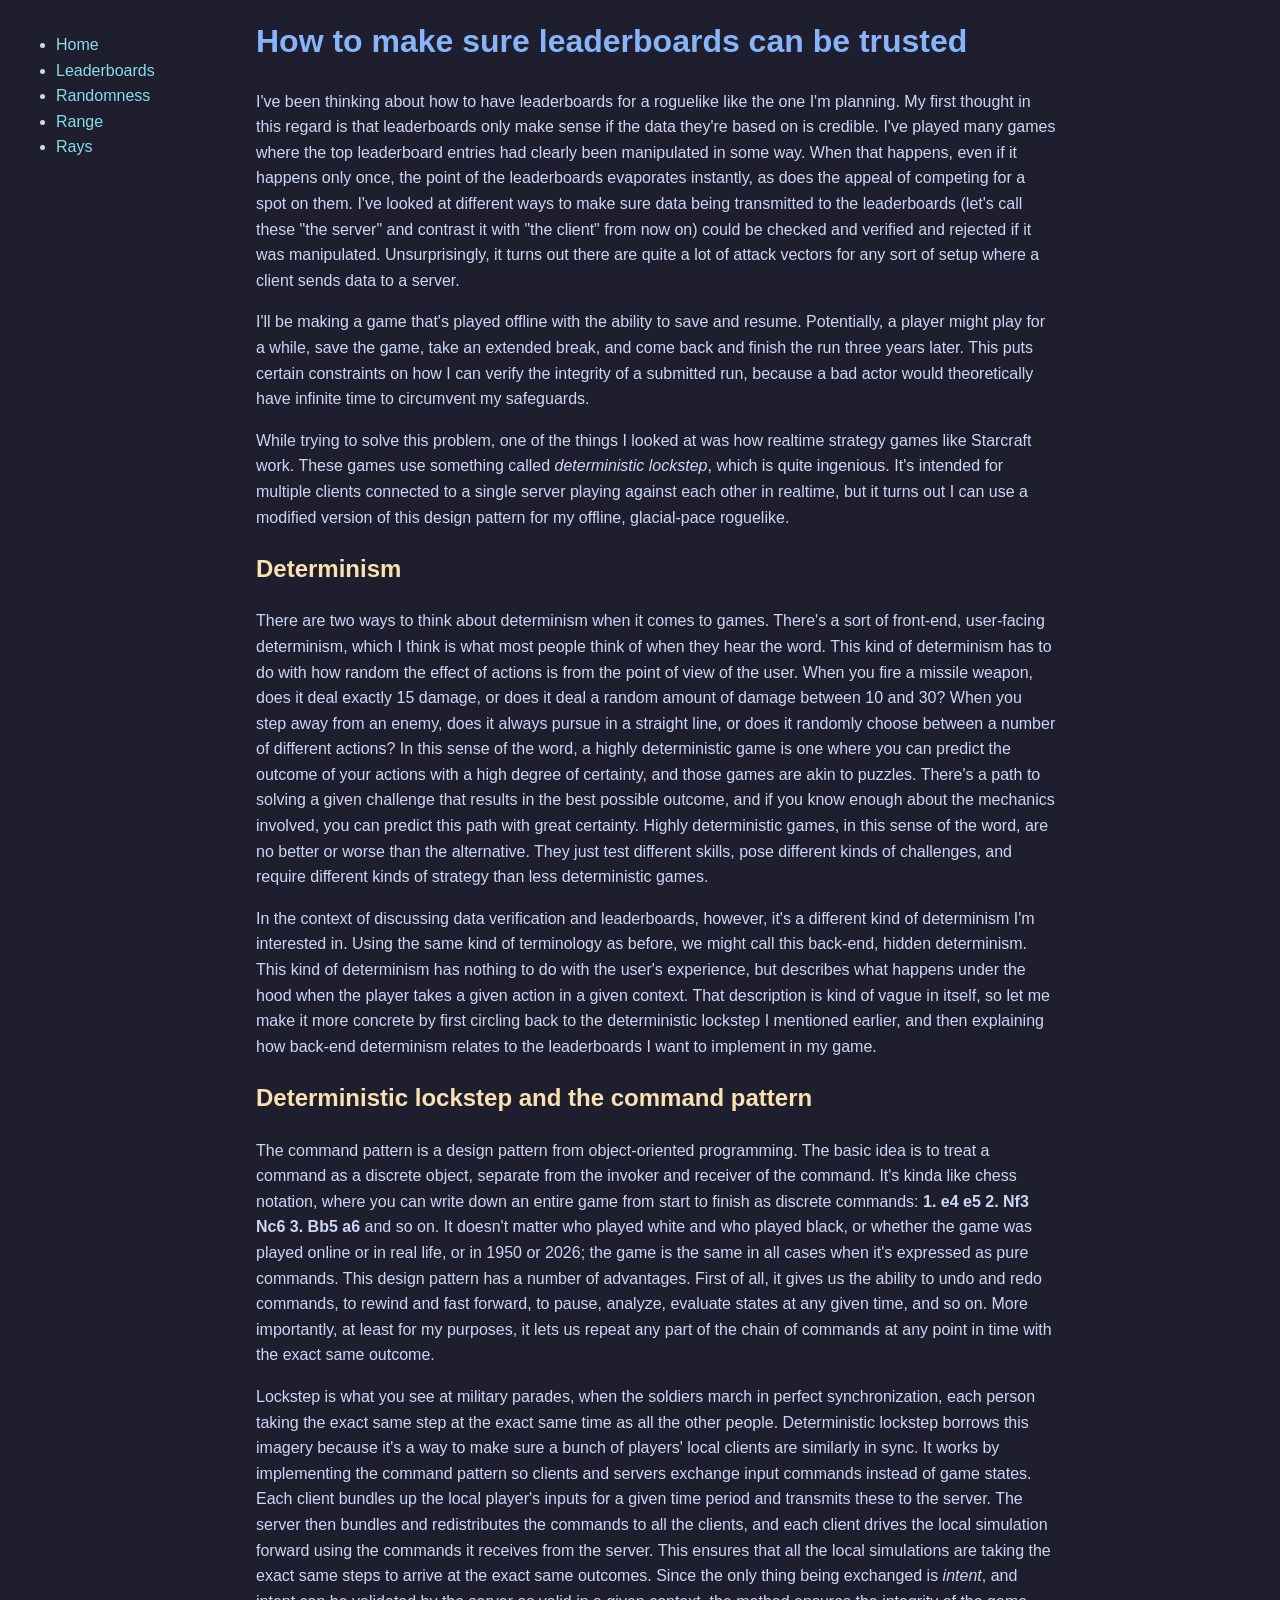
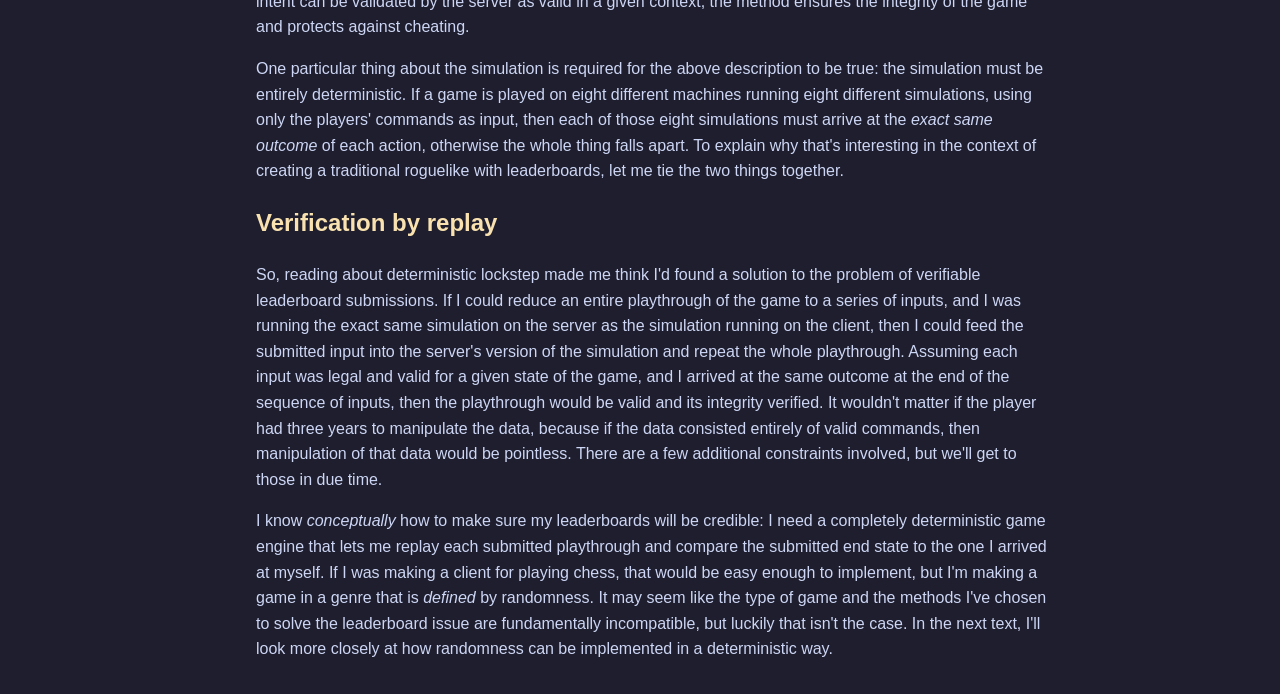
<file: leaderboards.html>
<!DOCTYPE html>
<html>
<head>
<meta charset="utf-8">
<title>Leaderboards</title>
<link rel="stylesheet" href="style.css">
</head>

<body>

<div id="menu"></div>
<script src="menu-loader.js"></script>

<div class="content">
  <h1>How to make sure leaderboards can be trusted</h1>
  
  <p>I've been thinking about how to have leaderboards for a roguelike like the one I'm planning. My first thought in this regard is that leaderboards only make sense if the data they're based on is credible. I've played many games where the top leaderboard entries had clearly been manipulated in some way. When that happens, even if it happens only once, the point of the leaderboards evaporates instantly, as does the appeal of competing for a spot on them. I've looked at different ways to make sure data being transmitted to the leaderboards (let's call these "the server" and contrast it with "the client" from now on) could be checked and verified and rejected if it was manipulated. Unsurprisingly, it turns out there are quite a lot of attack vectors for any sort of setup where a client sends data to a server.</p>
  
  <p>I'll be making a game that's played offline with the ability to save and resume. Potentially, a player might play for a while, save the game, take an extended break, and come back and finish the run three years later. This puts certain constraints on how I can verify the integrity of a submitted run, because a bad actor would theoretically have infinite time to circumvent my safeguards.</p>
  
  <p>While trying to solve this problem, one of the things I looked at was how realtime strategy games like Starcraft work. These games use something called <i>deterministic lockstep</i>, which is quite ingenious. It's intended for multiple clients connected to a single server playing against each other in realtime, but it turns out I can use a modified version of this design pattern for my offline, glacial-pace roguelike.</p>

  <h2>Determinism</h2>

  <p>There are two ways to think about determinism when it comes to games. There's a sort of front-end, user-facing determinism, which I think is what most people think of when they hear the word. This kind of determinism has to do with how random the effect of actions is from the point of view of the user. When you fire a missile weapon, does it deal exactly 15 damage, or does it deal a random amount of damage between 10 and 30? When you step away from an enemy, does it always pursue in a straight line, or does it randomly choose between a number of different actions? In this sense of the word, a highly deterministic game is one where you can predict the outcome of your actions with a high degree of certainty, and those games are akin to puzzles. There's a path to solving a given challenge that results in the best possible outcome, and if you know enough about the mechanics involved, you can predict this path with great certainty. Highly deterministic games, in this sense of the word, are no better or worse than the alternative. They just test different skills, pose different kinds of challenges, and require different kinds of strategy than less deterministic games.</p>

  <p>In the context of discussing data verification and leaderboards, however, it's a different kind of determinism I'm interested in. Using the same kind of terminology as before, we might call this back-end, hidden determinism. This kind of determinism has nothing to do with the user's experience, but describes what happens under the hood when the player takes a given action in a given context. That description is kind of vague in itself, so let me make it more concrete by first circling back to the deterministic lockstep I mentioned earlier, and then explaining how back-end determinism relates to the leaderboards I want to implement in my game.</p>

  <h2>Deterministic lockstep and the command pattern</h2>

  <p>The command pattern is a design pattern from object-oriented programming. The basic idea is to treat a command as a discrete object, separate from the invoker and receiver of the command. It's kinda like chess notation, where you can write down an entire game from start to finish as discrete commands: <b>1. e4 e5 2. Nf3 Nc6 3. Bb5 a6</b> and so on. It doesn't matter who played white and who played black, or whether the game was played online or in real life, or in 1950 or 2026; the game is the same in all cases when it's expressed as pure commands. This design pattern has a number of advantages. First of all, it gives us the ability to undo and redo commands, to rewind and fast forward, to pause, analyze, evaluate states at any given time, and so on. More importantly, at least for my purposes, it lets us repeat any part of the chain of commands at any point in time with the exact same outcome.</p>

  <p>Lockstep is what you see at military parades, when the soldiers march in perfect synchronization, each person taking the exact same step at the exact same time as all the other people. Deterministic lockstep borrows this imagery because it's a way to make sure a bunch of players' local clients are similarly in sync. It works by implementing the command pattern so clients and servers exchange input commands instead of game states. Each client bundles up the local player's inputs for a given time period and transmits these to the server. The server then bundles and redistributes the commands to all the clients, and each client drives the local simulation forward using the commands it receives from the server. This ensures that all the local simulations are taking the exact same steps to arrive at the exact same outcomes. Since the only thing being exchanged is <i>intent</i>, and intent can be validated by the server as valid in a given context, the method ensures the integrity of the game and protects against cheating.</p>

  <p>One particular thing about the simulation is required for the above description to be true: the simulation must be entirely deterministic. If a game is played on eight different machines running eight different simulations, using only the players' commands as input, then each of those eight simulations must arrive at the <i>exact same outcome</i> of each action, otherwise the whole thing falls apart. To explain why that's interesting in the context of creating a traditional roguelike with leaderboards, let me tie the two things together.</p>

  <h2>Verification by replay</h2>

  <p>So, reading about deterministic lockstep made me think I'd found a solution to the problem of verifiable leaderboard submissions. If I could reduce an entire playthrough of the game to a series of inputs, and I was running the exact same simulation on the server as the simulation running on the client, then I could feed the submitted input into the server's version of the simulation and repeat the whole playthrough. Assuming each input was legal and valid for a given state of the game, and I arrived at the same outcome at the end of the sequence of inputs, then the playthrough would be valid and its integrity verified. It wouldn't matter if the player had three years to manipulate the data, because if the data consisted entirely of valid commands, then manipulation of that data would be pointless. There are a few additional constraints involved, but we'll get to those in due time.</p>

  <p>I know <i>conceptually</i> how to make sure my leaderboards will be credible: I need a completely deterministic game engine that lets me replay each submitted playthrough and compare the submitted end state to the one I arrived at myself. If I was making a client for playing chess, that would be easy enough to implement, but I'm making a game in a genre that is <i>defined</i> by randomness. It may seem like the type of game and the methods I've chosen to solve the leaderboard issue are fundamentally incompatible, but luckily that isn't the case. In the next text, I'll look more closely at how randomness can be implemented in a deterministic way.</p>
  
</div>

</body>
</html>
</file>
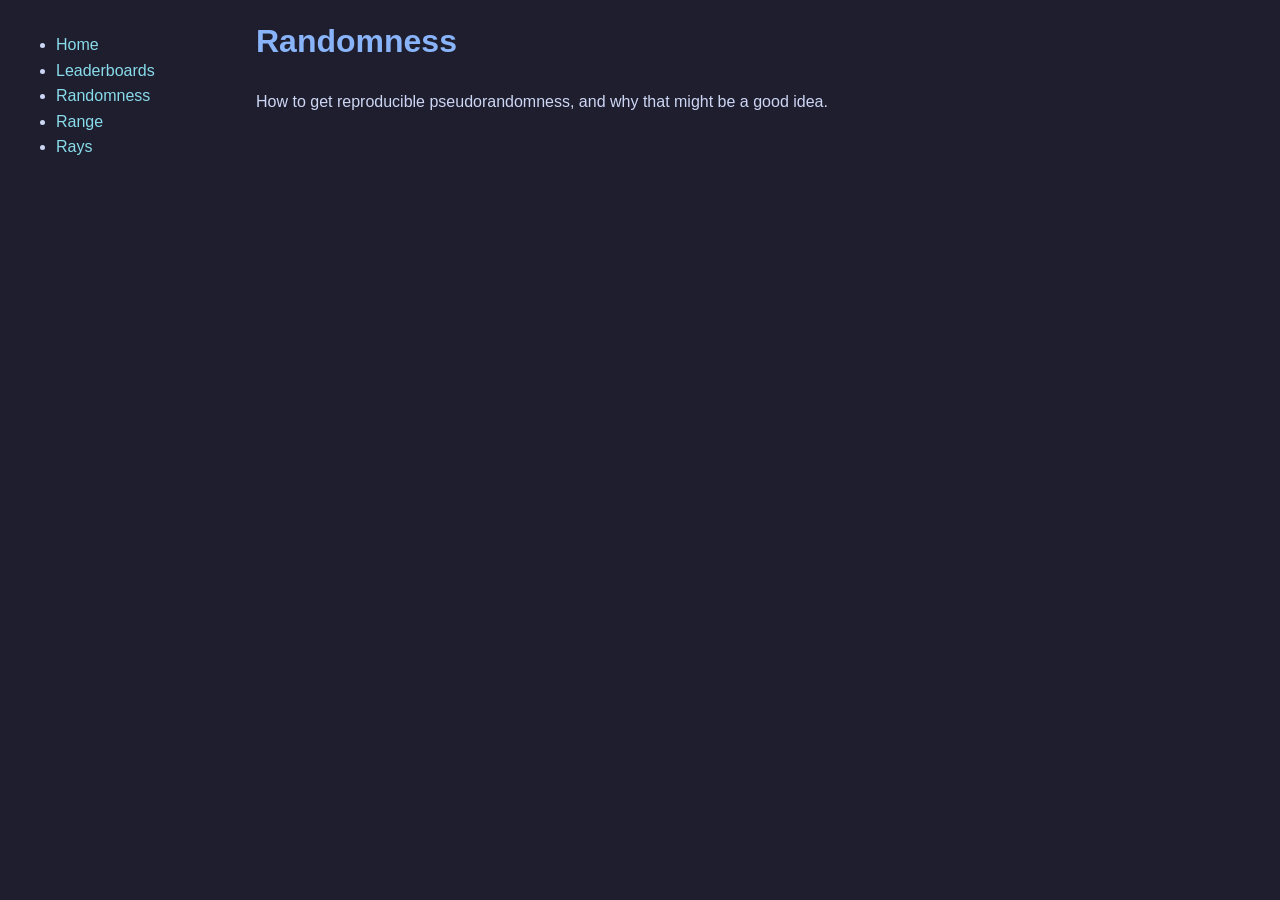
<file: randomness.html>
<!DOCTYPE html>
<html>
<head>
<meta charset="utf-8">
<title>Randomness</title>
<link rel="stylesheet" href="style.css">
</head>

<body>

<div id="menu"></div>
<script src="menu-loader.js"></script>

<div class="content">
<h1>Randomness</h1>
<p>How to get reproducible pseudorandomness, and why that might be a good idea.</p>
</div>

</body>
</html>
</file>
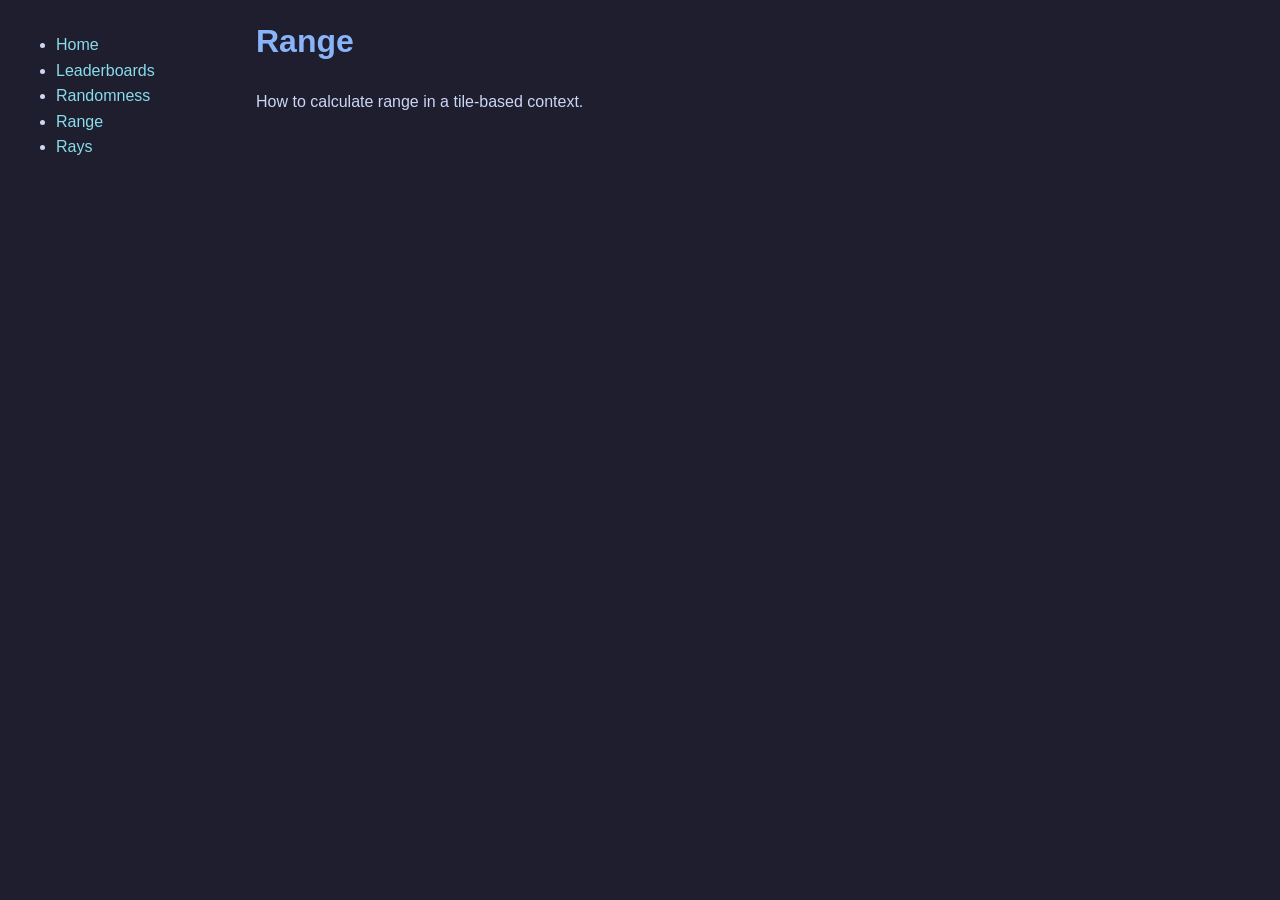
<file: range.html>
<!DOCTYPE html>
<html>
<head>
<meta charset="utf-8">
<title>Range</title>
<link rel="stylesheet" href="style.css">
</head>

<body>

<div id="menu"></div>
<script src="menu-loader.js"></script>

<div class="content">
<h1>Range</h1>
<p>How to calculate range in a tile-based context.</p>
</div>

</body>
</html>
</file>
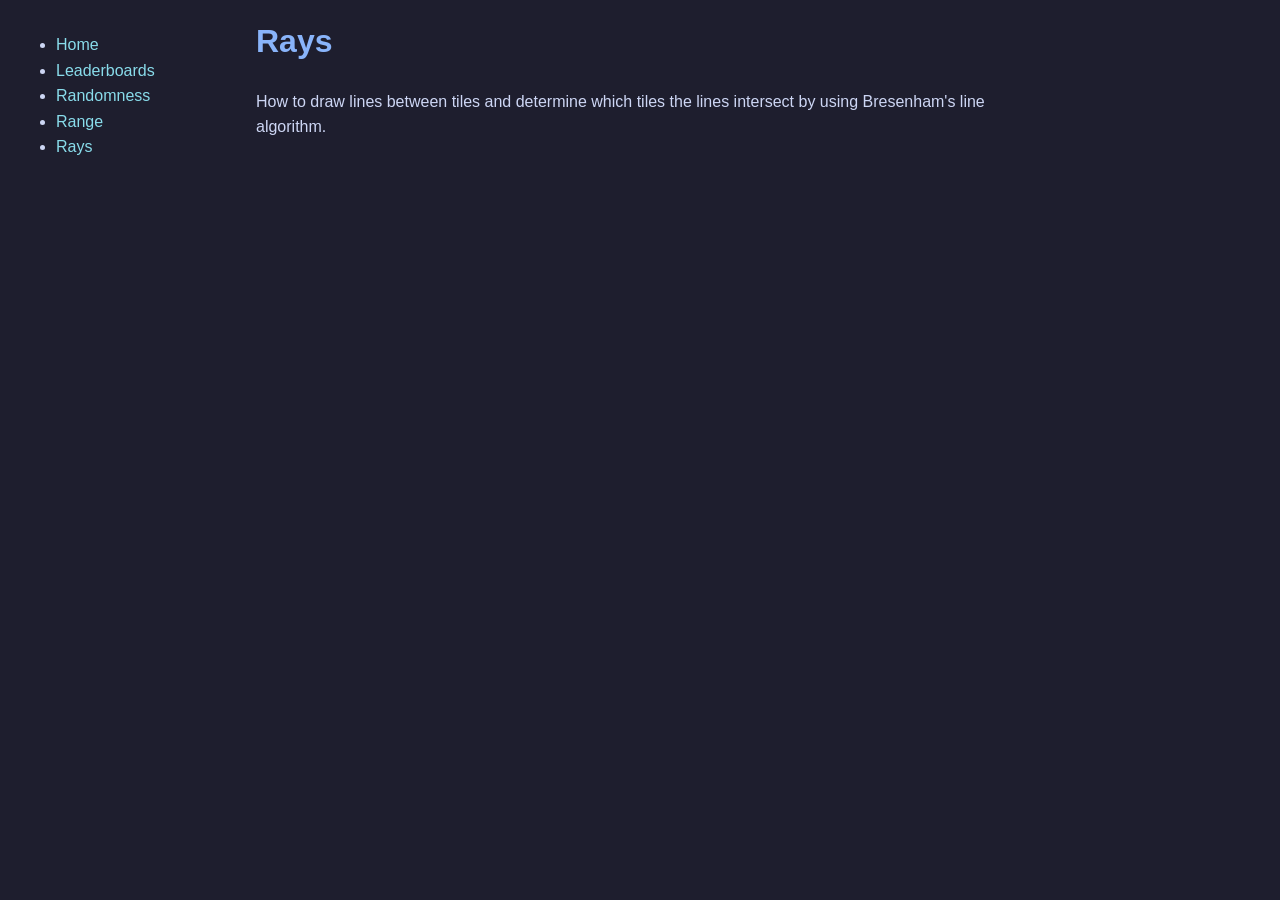
<file: rays.html>
<!DOCTYPE html>
<html>
<head>
<meta charset="utf-8">
<title>Rays</title>
<link rel="stylesheet" href="style.css">
</head>

<body>

<div id="menu"></div>
<script src="menu-loader.js"></script>

<div class="content">
<h1>Rays</h1>
<p>How to draw lines between tiles and determine which tiles the lines intersect by using Bresenham's line algorithm.</p>
</div>

</body>
</html>
</file>
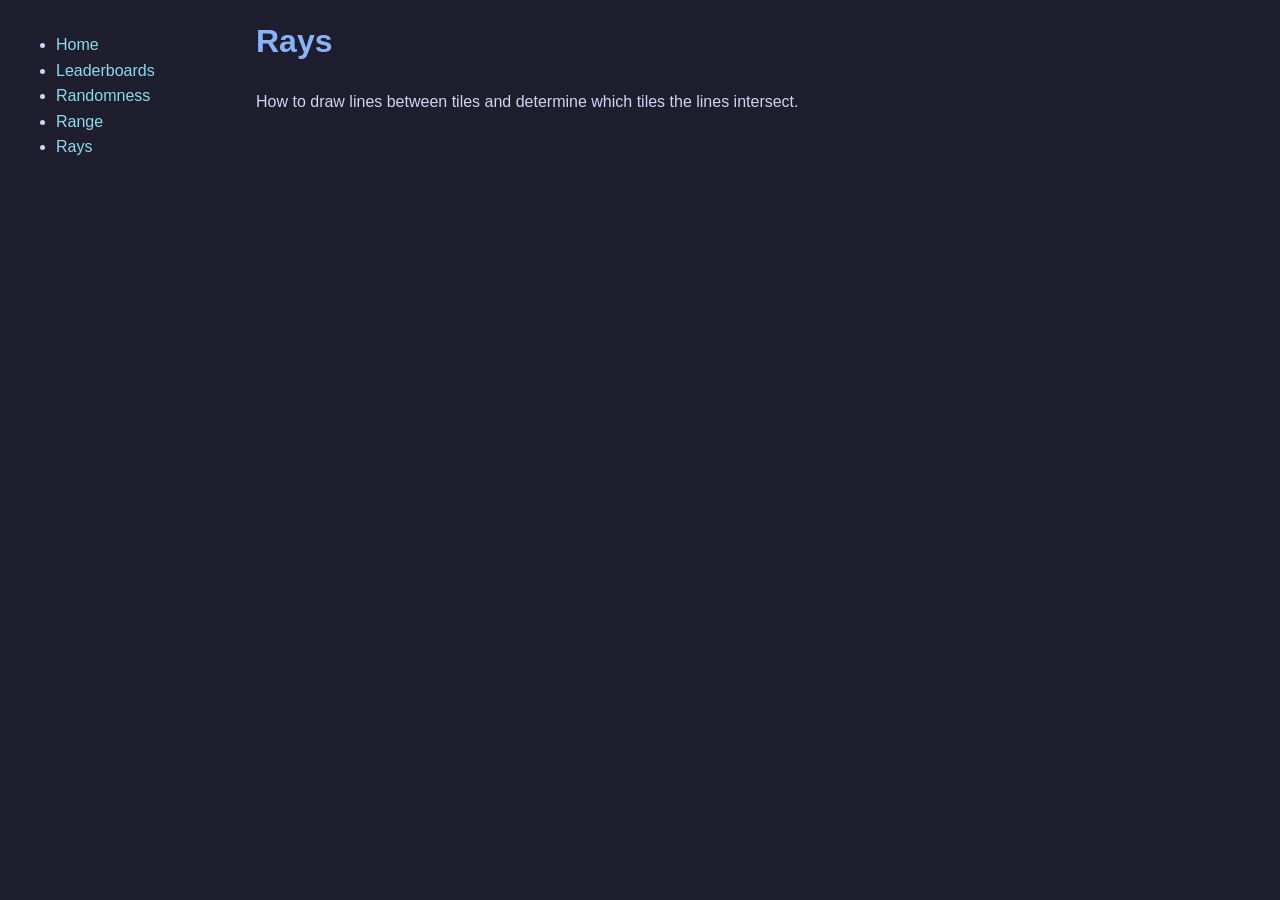
<file: topic3.html>
<!DOCTYPE html>
<html>
<head>
<meta charset="utf-8">
<title>Rays</title>
<link rel="stylesheet" href="style.css">
</head>

<body>

<div id="menu"></div>
<script src="menu-loader.js"></script>

<div class="content">
<h1>Rays</h1>
<p>How to draw lines between tiles and determine which tiles the lines intersect.</p>
</div>

</body>
</html>
</file>
<file: style.css>
/* --- Catppuccin Mocha Color Palette --- */
:root {
    --base: #1e1e2e;
    --mantle: #181825;
    --crust: #11111b;
    --text: #cdd6f4;
    --subtext: #b5bfe2;
    --surface0: #313244;
    --surface1: #45475a;
    --surface2: #585b70;
    --overlay0: #6c7086;
    --overlay1: #7f849c;
    --blue: #89b4fa;
    --green: #a6e3a1;
    --yellow: #f9e2af;
    --peach: #fab387;
    --pink: #f5c2e7;
    --red: #f38ba8;
    --maroon: #eba0ac;
    --purple: #cba6f7;
    --teal: #94e2d5;
    --sky: #89dceb;
}

/* --- Global Styles --- */
body {
    background-color: var(--base);
    color: var(--text);
    font-family: "Segoe UI", Tahoma, Geneva, Verdana, sans-serif;
    line-height: 1.6;
    padding: 1rem;
    margin: 0;
}

/* --- Headings --- */
h1 {
    color: var(--blue);
    margin-top: 0;
}
h2 {
    color: var(--yellow);
}
h3 {
    color: var(--pink);
}
h3 {
    color: var(--green);
}

/* --- Links --- */
a {
    color: var(--sky);
    text-decoration: none;
}
a:hover {
    text-decoration: underline;
}

/* --- Code/Screenshots --- */
pre, code {
    background-color: var(--surface0);
    color: var(--maroon);
    padding: 0.1rem;
    border-radius: 6px;
    font-family: "Fira Code", monospace;
    overflow-x: auto;
}

/* --- Images (screenshots) --- */
img {
    max-width: 100%;
    border-radius: 8px;
    box-shadow: 0 2px 8px rgba(0,0,0,0.5);
    margin: 1rem 0;
}

/* --- Sections --- */
section {
    margin-bottom: 2rem;
    background-color: var(--mantle);
    padding: 1rem;
    border-radius: 8px;
}

/* --- Optional: Blockquotes --- */
blockquote {
    border-left: 4px solid var(--peach);
    padding-left: 1rem;
    color: var(--subtext);
    font-style: italic;
}

.prompt {
    color: var(--teal);
    font-weight: bold;
}

#menu {
  position: fixed;
  left: 0;
  top: 0;
  width: 220px;
  height: 100vh;
  padding: 1rem;
  box-sizing: border-box;
}

.content {
  margin-left: 240px;
  max-width: 800px;
}
</file>
<file: linux/style.css>
/* --- Catppuccin Mocha Color Palette --- */
:root {
    --base: #1e1e2e;
    --mantle: #181825;
    --crust: #11111b;
    --text: #cdd6f4;
    --subtext: #b5bfe2;
    --surface0: #313244;
    --surface1: #45475a;
    --surface2: #585b70;
    --overlay0: #6c7086;
    --overlay1: #7f849c;
    --blue: #89b4fa;
    --green: #a6e3a1;
    --yellow: #f9e2af;
    --peach: #fab387;
    --pink: #f5c2e7;
    --red: #f38ba8;
    --maroon: #eba0ac;
    --purple: #cba6f7;
    --teal: #94e2d5;
    --sky: #89dceb;
}

/* --- Global Styles --- */
body {
    background-color: var(--base);
    color: var(--text);
    font-family: "Segoe UI", Tahoma, Geneva, Verdana, sans-serif;
    line-height: 1.6;
    margin: 0;
    padding: 2rem;
}

/* --- Headings --- */
h1 {
    color: var(--blue);
}
h2 {
    color: var(--yellow);
}
h3 {
    color: var(--pink);
}
h3 {
    color: var(--green);
}

/* --- Links --- */
a {
    color: var(--sky);
    text-decoration: none;
}
a:hover {
    text-decoration: underline;
}

/* --- Code/Screenshots --- */
pre, code {
    background-color: var(--surface0);
    color: var(--maroon);
    padding: 0.1rem;
    border-radius: 6px;
    font-family: "Fira Code", monospace;
    overflow-x: auto;
}

/* --- Images (screenshots) --- */
img {
    max-width: 100%;
    border-radius: 8px;
    box-shadow: 0 2px 8px rgba(0,0,0,0.5);
    margin: 1rem 0;
}

/* --- Sections --- */
section {
    margin-bottom: 2rem;
    background-color: var(--mantle);
    padding: 1rem;
    border-radius: 8px;
}

/* --- Optional: Blockquotes --- */
blockquote {
    border-left: 4px solid var(--peach);
    padding-left: 1rem;
    color: var(--subtext);
    font-style: italic;
}

.prompt {
    color: var(--teal);
    font-weight: bold;
}
</file>
